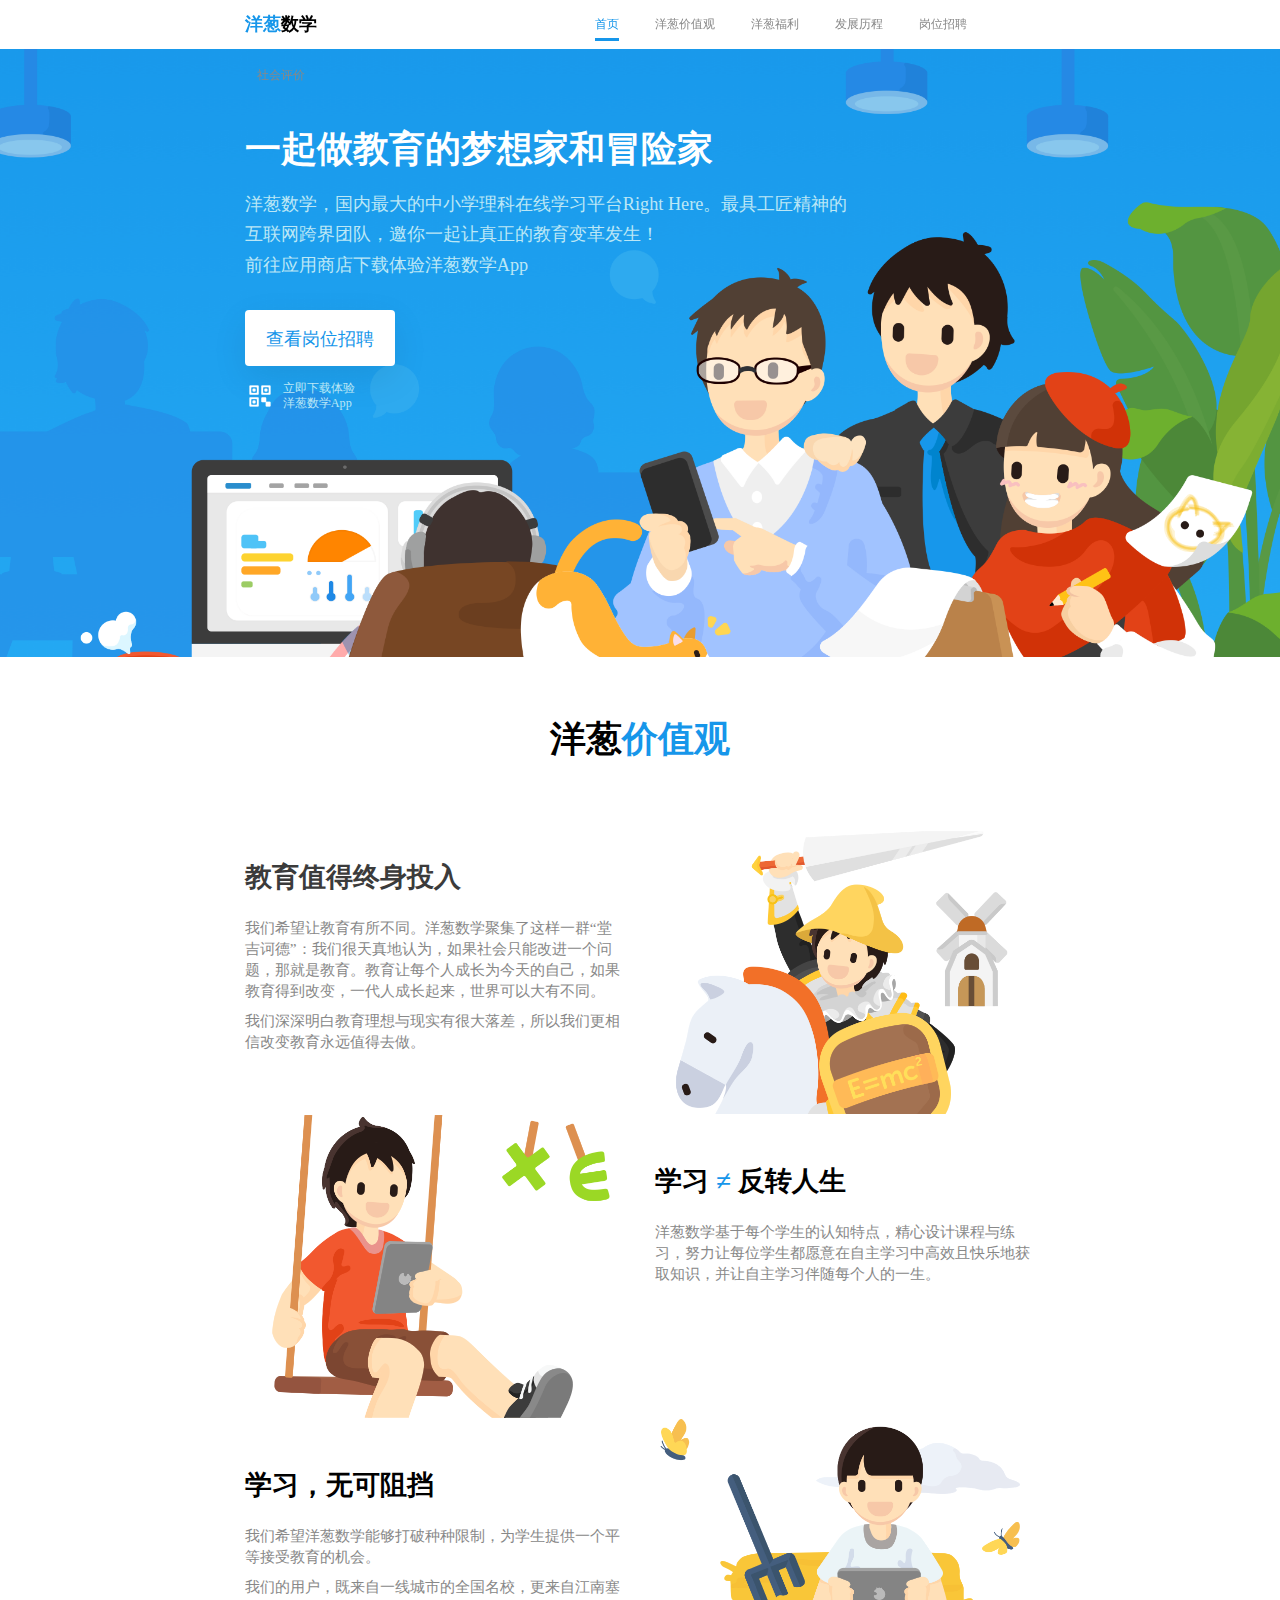
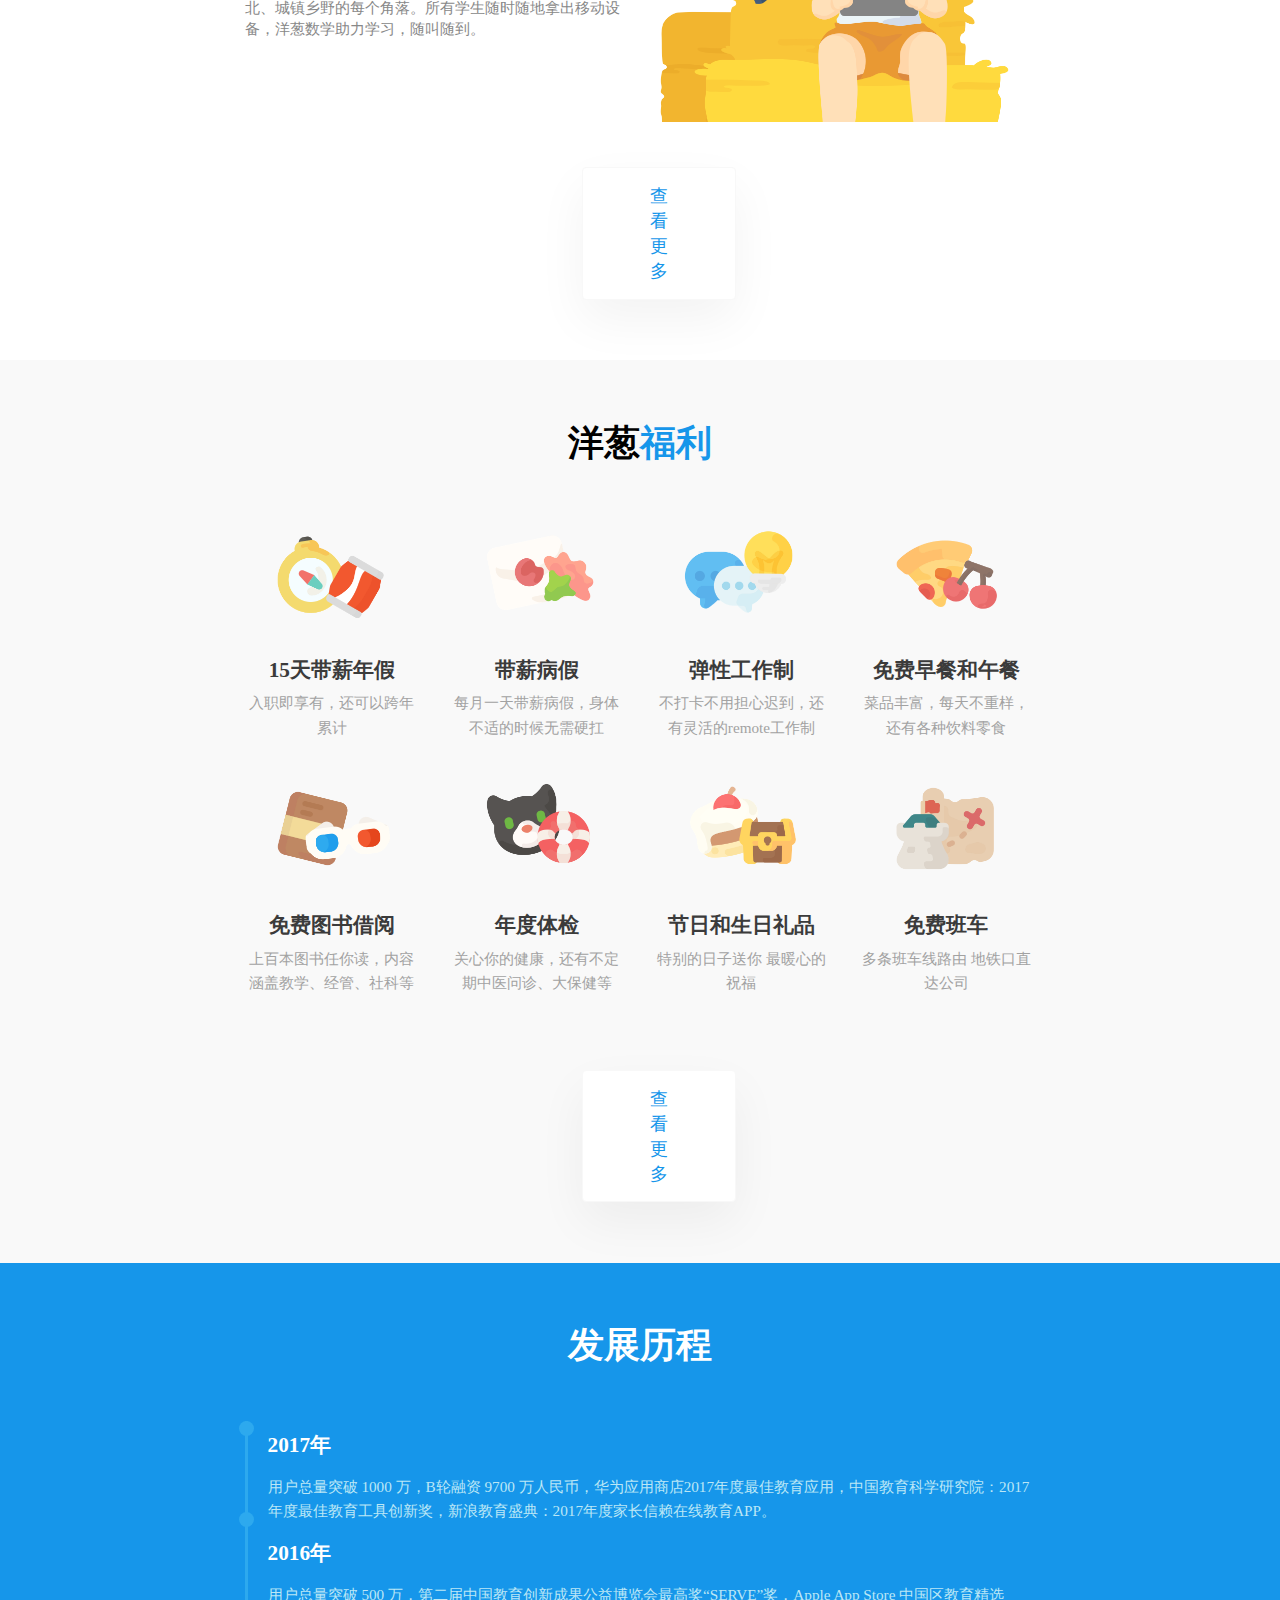
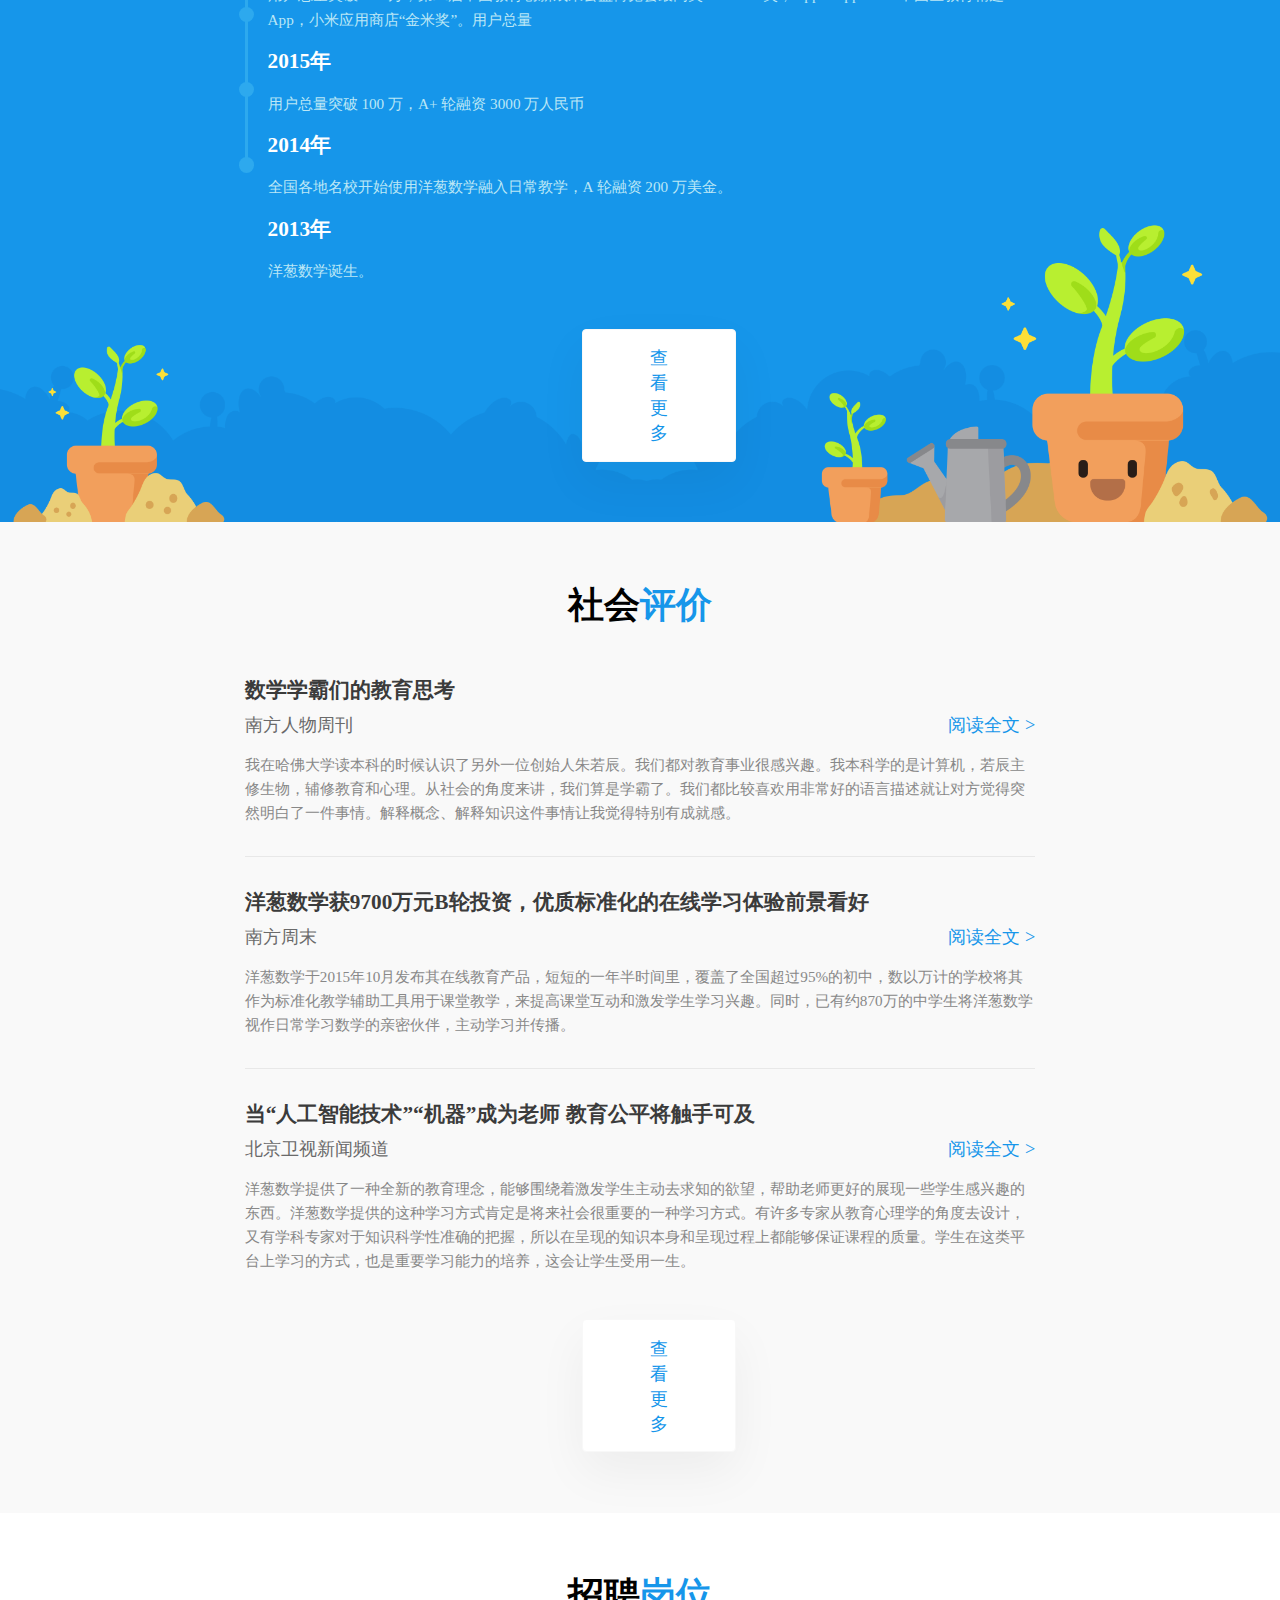
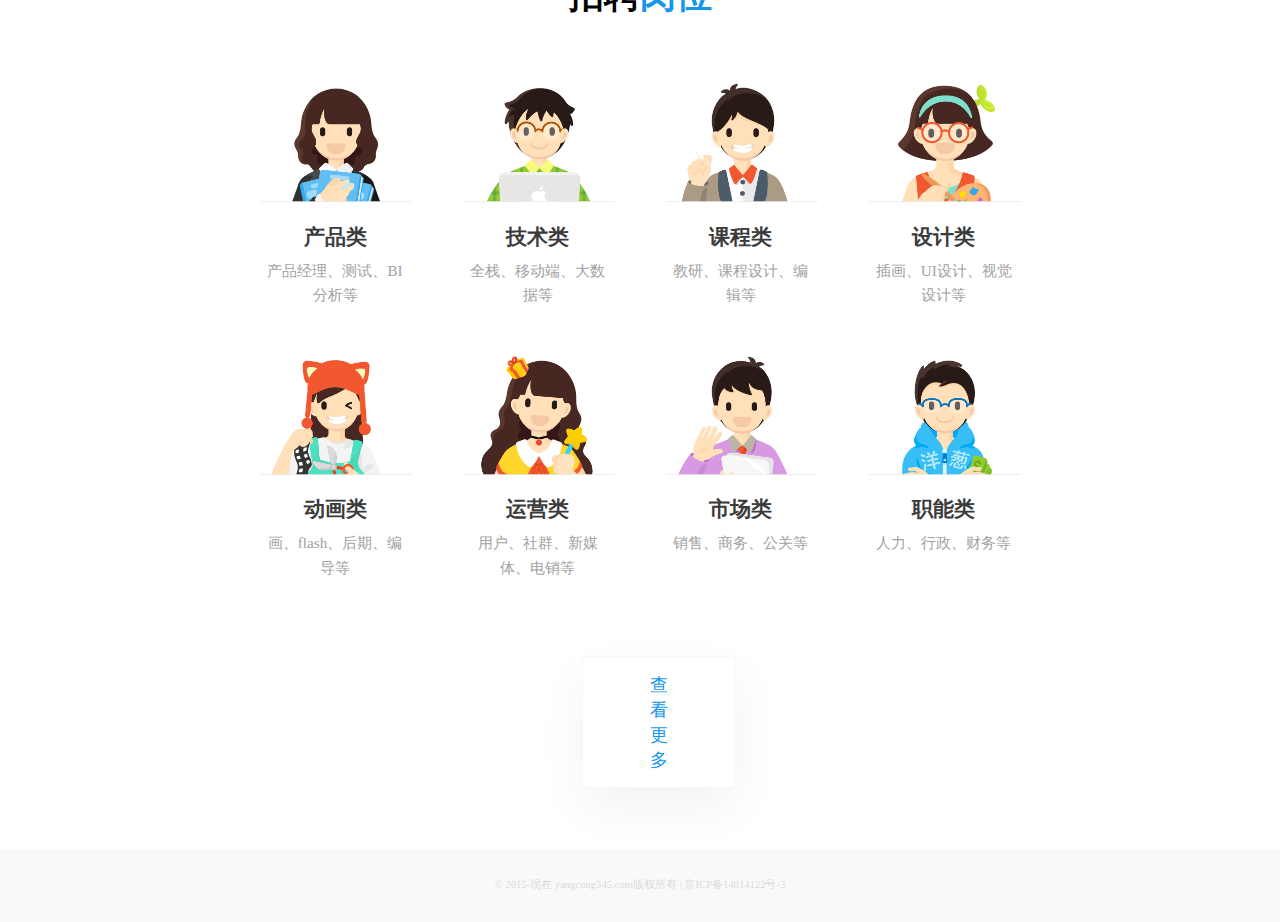
<file: index.html>
<!DOCTYPE html>
<html lang="en">
<head>
    <meta charset="UTF-8">
    <meta name="viewport" content="width=device-width, initial-scale=1.0">
    <meta http-equiv="X-UA-Compatible" content="ie=edge">
    <title>洋葱数学</title>
    <link rel="stylesheet" href="css/common.css">
    <!-- <link rel="stylesheet" href="css/base.css"> -->
    <link rel="stylesheet" media="screen and (min-width:750px)"  href="css/base.css">
    <link rel="stylesheet" media="screen and (max-width:750px)"  href="css/base-mobile.css">
    <script src="js/jquery-3.3.1.min.js"></script>
    <script src="js/index.js"></script>
</head>
<body>
    <header class="header">
       <div class="header-title">
            <div class="logo">
                <h2><span class="blue-5">洋葱</span>数学</h2>
            </div>
            <nav class="nav">
                <p class="btn-mobile">图片</p>
                <ul class="navLists">
                    <li><a class="tab active" href="index.html">首页</a></li>
                    <li><a class="tab" href="onion-values.html">洋葱价值观</a></li>
                    <li><a class="tab" href="onion-welfare.html">洋葱福利</a></li>
                    <li><a class="tab" href="onion-dev.html">发展历程</a></li>
                    <li><a class="tab" href="onion-jobs.html">岗位招聘</a></li>
                    <li><a class="tab" href="onion-evaluation.html">社会评价</a></li>
                </ul>
            </nav>
       </div>
    </header>
    <main class="main">
        <!-- banner -->
        <div class="home-banner">
            <div class="comment">
                <h2>一起做教育的梦想家和冒险家</h2>
                <p>洋葱数学，国内最大的中小学理科在线学习平台Right Here。最具工匠精神的互联网跨界团队，邀你一起让真正的教育变革发生！</p>
                <p class="download-txt">前往应用商店下载体验洋葱数学App</p>
                <button class="blue-5 btn-jobs">查看岗位招聘</button>
                <div class="download">
                    <img class="small-download" src="images/home_banner_ic_code@3x.png" alt="">
                    <div style="float: left">
                            <i>立即下载体验</i><br>
                            <i>洋葱数学App</i>
                    </div>
                    <div class="show-download">
                        <p class="triangle"></p>
                        <div class="code-fixed">
                            <img src="images/home_download_app_code@3x.png" alt="">
                        </div>
                    </div>
                </div>
            </div>
        </div>
        <!-- values -->
        <div class="comment">
            <!-- onion values -->
            <div class="onion-value">
                <h1 class="h1">洋葱<span class="blue-5">价值观</span></h1>
                <div class="comment-article">
                    <aside>
                        <h2 class="gray-7">教育值得终身投入</h2>
                        <p class="gray-5">我们希望让教育有所不同。洋葱数学聚集了这样一群“堂吉诃德”：我们很天真地认为，如果社会只能改进一个问题，那就是教育。教育让每个人成长为今天的自己，如果教育得到改变，一代人成长起来，世界可以大有不同。
                        </p><br />
                        <p class="gray-5">我们深深明白教育理想与现实有很大落差，所以我们更相信改变教育永远值得去做。</p>
                    </aside>
                    <aside class="img">
                        <img src="images/values_illus1@3x.png" alt="">
                    </aside>
                </div>
                <!-- PC -->
                <div class="comment-article comment-PC">
                    <aside class="img" style="padding-left:0;width: 48em">
                        <img src="images/values_illus2@3x.png" alt="">
                    </aside>
                    <aside style="padding-left:4em;">
                        <h2>学习 <span class="blue-5">&ne;</span> 反转人生</h2>
                        <p class="gray-5">洋葱数学基于每个学生的认知特点，精心设计课程与练习，努力让每位学生都愿意在自主学习中高效且快乐地获取知识，并让自主学习伴随每个人的一生。</p><br />
                    </aside>
                </div>
                <!-- mobile -->
                <div class="comment-article comment-mobile">
                    <aside style="padding-left:4em;">
                        <h2>学习 <span class="blue-5">&ne;</span> 反转人生</h2>
                        <p class="gray-5">洋葱数学基于每个学生的认知特点，精心设计课程与练习，努力让每位学生都愿意在自主学习中高效且快乐地获取知识，并让自主学习伴随每个人的一生。</p><br />
                    </aside>
                    <aside class="img">
                        <img src="images/values_illus2@3x.png" alt="">
                    </aside>
                </div>
                <!-- ! -->
                <div class="comment-article">
                    <aside>
                        <h2>学习，无可阻挡</h2>
                        <p class="gray-5">我们希望洋葱数学能够打破种种限制，为学生提供一个平等接受教育的机会。</p><br />
                        <p class="gray-5">我们的用户，既来自一线城市的全国名校，更来自江南塞北、城镇乡野的每个角落。所有学生随时随地拿出移动设备，洋葱数学助力学习，随叫随到。</p>
                    </aside>
                    <aside class="img">
                        <img src="images/values_illus3@3x.png" alt="">
                    </aside>
                </div>
                <button class="btn-more blue-5 btn-value">查看更多</button>
            </div>
        </div>
        <!-- welfare -->
        <div class="welfare">
            <div class="comment">
                <!-- onion welfare -->
                <div class="onion-value">
                    <h1 class="h1">洋葱<span class="blue-5">福利</span></h1>
                    <div class="comment-article">
                        <figure>
                            <img src="images/welfare_basis1_illus@3x.png" alt="">
                            <h3 class="gray-7">15天带薪年假</h3>
                            <p class="gray-4">入职即享有，还可以跨年累计</p>
                        </figure>
                    </div>
                    <div class="comment-article">
                        <figure>
                            <img src="images/welfare_basis2_illus@3x.png" alt="">
                            <h3 class="gray-7">带薪病假</h3>
                            <p class="gray-4">每月一天带薪病假，身体不适的时候无需硬扛</p>
                        </figure>
                    </div>
                    <div class="comment-article">
                        <figure>
                            <img src="images/welfare_basis3_illus@3x.png" alt="">
                            <h3 class="gray-7">弹性工作制</h3>
                            <p class="gray-4">不打卡不用担心迟到，还有灵活的remote工作制</p>
                        </figure>
                    </div>
                    <div class="comment-article margin-no">
                        <figure>
                            <img src="images/welfare_basis4_illus@3x.png" alt="">
                            <h3 class="gray-7">免费早餐和午餐</h3>
                            <p class="gray-4">菜品丰富，每天不重样，还有各种饮料零食</p>
                        </figure>
                    </div>
                    <!-- bottom -->
                    <div class="comment-article">
                        <figure>
                            <img src="images/welfare_basis5_illus@3x.png" alt="">
                            <h3 class="gray-7">免费图书借阅</h3>
                            <p class="gray-4">上百本图书任你读，内容涵盖教学、经管、社科等</p>
                        </figure>
                    </div>
                    <div class="comment-article">
                        <figure>
                            <img src="images/welfare_basis6_illus@3x.png" alt="">
                            <h3 class="gray-7">年度体检</h3>
                            <p class="gray-4">关心你的健康，还有不定期中医问诊、大保健等</p>
                        </figure>
                    </div>
                    <div class="comment-article">
                        <figure>
                            <img src="images/welfare_basis7_illus@3x.png" alt="">
                            <h3 class="gray-7">节日和生日礼品</h3>
                            <p class="gray-4">特别的日子送你 最暖心的祝福</p>
                        </figure>
                    </div>
                    <div class="comment-article margin-no">
                        <figure>
                            <img src="images/welfare_basis8_illus@3x.png" alt="">
                            <h3 class="gray-7">免费班车</h3>
                            <p class="gray-4">多条班车线路由 地铁口直达公司</p>
                        </figure>
                    </div>
                    <button class="btn-more blue-5 btn-welfare">查看更多</button>
                </div>
            </div>
        </div>
        <!-- develop -->
        <div class="develop">
            <div class="comment">
                <!-- onion values -->
                <div class="onion-value">
                    <h1 class="h1">发展历程</h1>
                    <div class="comment-article">
                        <h3>2017年</h3>
                        <p class="blue-2">用户总量突破 1000 万，B轮融资 9700 万人民币，华为应用商店2017年度最佳教育应用，中国教育科学研究院：2017年度最佳教育工具创新奖，新浪教育盛典：2017年度家长信赖在线教育APP。</p>
                    </div>
                    <div class="comment-article">
                        <h3>2016年</h3>
                        <p class="blue-2">用户总量突破 500 万，第二届中国教育创新成果公益博览会最高奖“SERVE”奖，Apple App Store 中国区教育精选 App，小米应用商店“金米奖”。用户总量</p>
                    </div>
                    <div class="comment-article">
                        <h3>2015年</h3>
                        <p class="blue-2">用户总量突破 100 万，A+ 轮融资 3000 万人民币</p>
                    </div>
                    <div class="comment-article">
                        <h3>2014年</h3>
                        <p class="blue-2">全国各地名校开始使用洋葱数学融入日常教学，A 轮融资 200 万美金。</p>
                    </div>
                    <div class="comment-article">
                        <h3>2013年</h3>
                        <p class="blue-2">洋葱数学诞生。</p>
                    </div>
                    <ul class="radius-icon">
                        <li></li>
                        <li></li>
                        <li></li>
                        <li></li>
                        <li></li>
                    </ul>
                    <button class="btn-more blue-5 btn-develop">查看更多</button>
                </div>
            </div>
        </div>
        <!-- evaluation -->
        <div class="evaluation">
            <div class="comment">
                <div class="onion-value">
                    <h1 class="h1">社会<span class="blue-5">评价</span></h1>
                    <div class="comment-article">
                       <h3 class="title">数学学霸们的教育思考</h3>
                       <p class="info">南方人物周刊<a class="read-more blue-5" href="">阅读全文 &gt;</a></p>
                       <p class="desc">我在哈佛大学读本科的时候认识了另外一位创始人朱若辰。我们都对教育事业很感兴趣。我本科学的是计算机，若辰主修生物，辅修教育和心理。从社会的角度来讲，我们算是学霸了。我们都比较喜欢用非常好的语言描述就让对方觉得突然明白了一件事情。解释概念、解释知识这件事情让我觉得特别有成就感。</p>
                    </div>
                    <p style="width: 100%;height: 1px;background: #e8e8e8;margin: 4em 0;"></p>
                    <div class="comment-article">
                        <h3 class="title">洋葱数学获9700万元B轮投资，优质标准化的在线学习体验前景看好</h3>
                        <p class="info">南方周末<a class="read-more blue-5" href="">阅读全文 &gt;</a></p>
                        <p class="desc">洋葱数学于2015年10月发布其在线教育产品，短短的一年半时间里，覆盖了全国超过95%的初中，数以万计的学校将其作为标准化教学辅助工具用于课堂教学，来提高课堂互动和激发学生学习兴趣。同时，已有约870万的中学生将洋葱数学视作日常学习数学的亲密伙伴，主动学习并传播。</p>
                    </div>
                    <p style="width: 100%;height: 1px;background: #e8e8e8;margin: 4em 0;"></p>
                    <div class="comment-article">
                        <h3 class="title">当“人工智能技术”“机器”成为老师 教育公平将触手可及</h3>
                        <p class="info">北京卫视新闻频道<a class="read-more blue-5" href="">阅读全文 &gt;</a></p>
                        <p class="desc">洋葱数学提供了一种全新的教育理念，能够围绕着激发学生主动去求知的欲望，帮助老师更好的展现一些学生感兴趣的东西。洋葱数学提供的这种学习方式肯定是将来社会很重要的一种学习方式。有许多专家从教育心理学的角度去设计，又有学科专家对于知识科学性准确的把握，所以在呈现的知识本身和呈现过程上都能够保证课程的质量。学生在这类平台上学习的方式，也是重要学习能力的培养，这会让学生受用一生。</p>
                    </div>
                    <button class="btn-more blue-5 btn-eval">查看更多</button>
                </div>
            </div>
        </div>
        <!-- jobs -->
        <div class="jobs">
            <div class="comment">
                <div class="onion-value">
                    <h1 class="h1">招聘<span class="blue-5">岗位</span></h1>
                    <figure>
                        <img src="images/home_job_illus_product@3x.png" alt="">
                        <h3>产品类</h3>
                        <p>产品经理、测试、BI分析等</p>
                    </figure>
                    <figure>
                        <img src="images/home_job_illus_programmer@3x.png" alt="">
                        <h3>技术类</h3>
                        <p>全栈、移动端、大数据等</p>
                    </figure>
                    <figure>
                        <img src="images/home_job_illus_teacher@3x.png" alt="">
                        <h3>课程类</h3>
                        <p>教研、课程设计、编辑等</p>
                    </figure>
                    <figure style="margin-right: 0">
                        <img src="images/home_job_illus_designer@3x.png" alt="">
                        <h3>设计类</h3>
                        <p>插画、UI设计、视觉设计等</p>
                    </figure>
                    <!-- bottom -->
                    <figure>
                        <img src="images/home_job_illus_animators@3x.png" alt="">
                        <h3>动画类</h3>
                        <p>画、flash、后期、编导等</p>
                    </figure>
                    <figure>
                        <img src="images/home_job_illus_operations@3x.png" alt="">
                        <h3>运营类</h3>
                        <p>用户、社群、新媒体、电销等</p>
                    </figure>
                    <figure>
                        <img src="images/home_job_illus_market@3x.png" alt="">
                        <h3>市场类</h3>
                        <p>销售、商务、公关等<span class="invisible">等</span></p>
                    </figure>
                    <figure style="margin-right: 0">
                        <img src="images/home_job_illus_function@3x.png" alt="">
                        <h3>职能类</h3>
                        <p>人力、行政、财务等<span class="invisible">等</span></p>
                    </figure>
                    <button class="btn-more blue-5 btn-jobs">查看更多</button>
                </div>
            </div>
        </div>
    </main>
    <footer></footer>
</body>
</html>
</file>
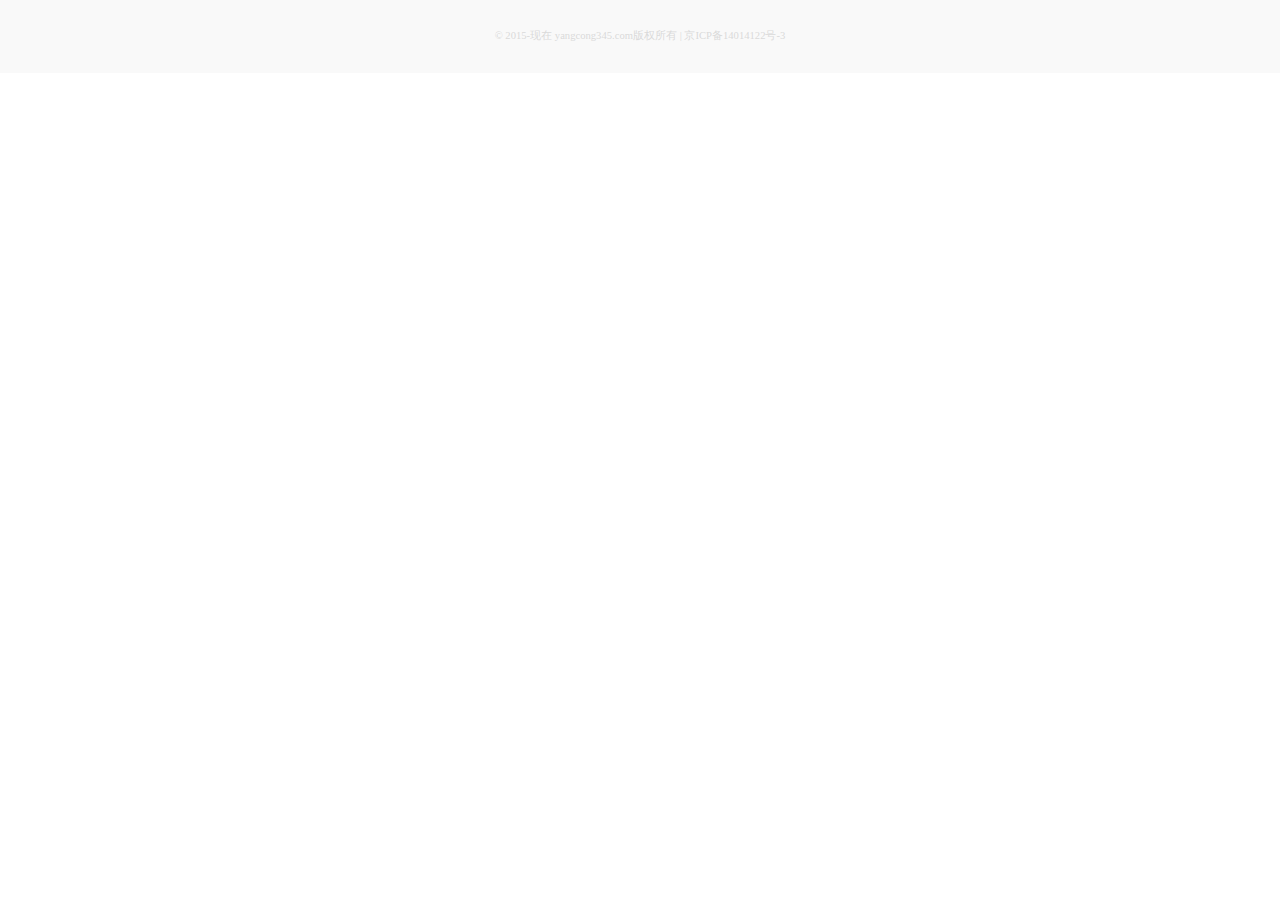
<file: footer.html>
<!DOCTYPE html>
<html lang="en">
<head>
    <meta charset="UTF-8">
    <meta name="viewport" content="width=device-width, initial-scale=1.0">
    <meta http-equiv="X-UA-Compatible" content="ie=edge">
    <link rel="stylesheet" href="css/common.css">
    <!-- <link rel="stylesheet" href="css/base.css"> -->
    <link rel="stylesheet" media="(min-width:750px)"  href="css/base.css">
    <link rel="stylesheet" media="(max-width:750px)"  href="css/base-mobile.css">
    <title>洋葱数学</title>
</head>
<body>
    <footer>
        <p>© 2015-现在 yangcong345.com版权所有 | 京ICP备14014122号-3</p>
    </footer>
</body>
</html>
</file>
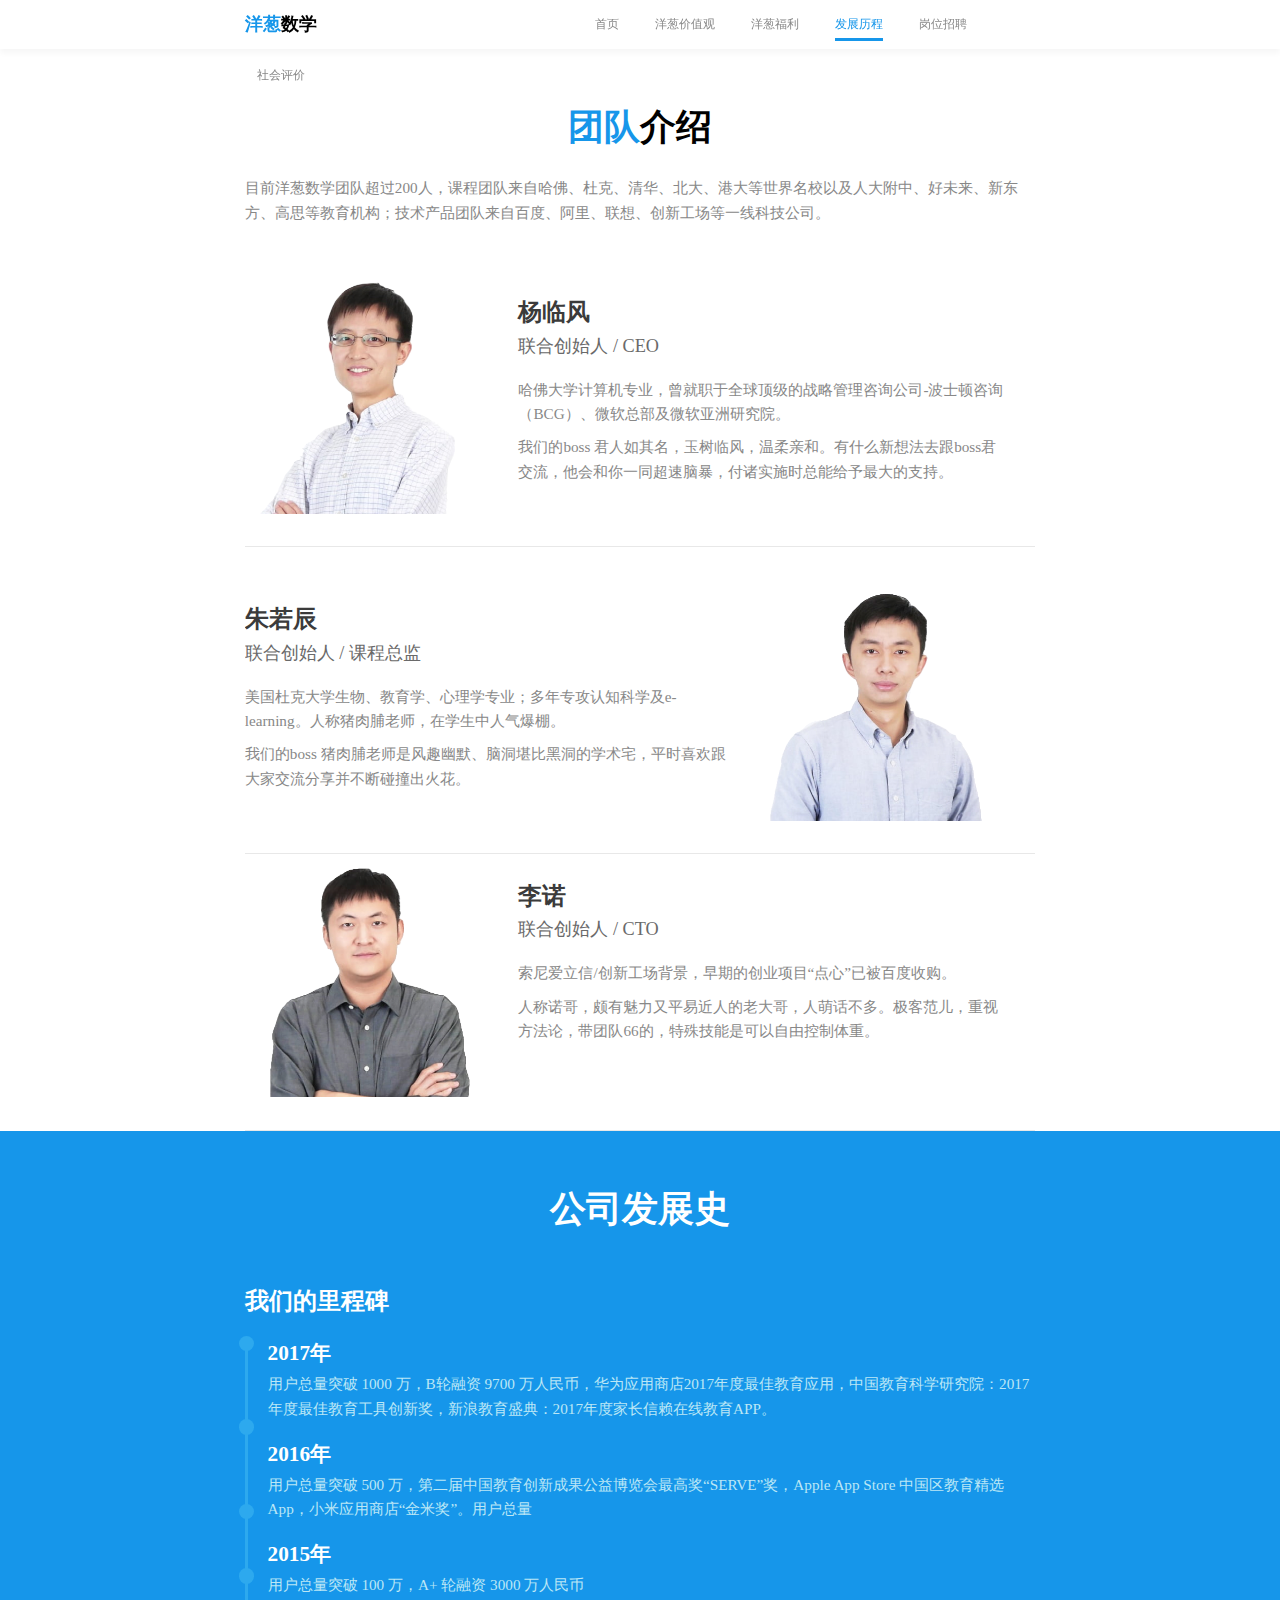
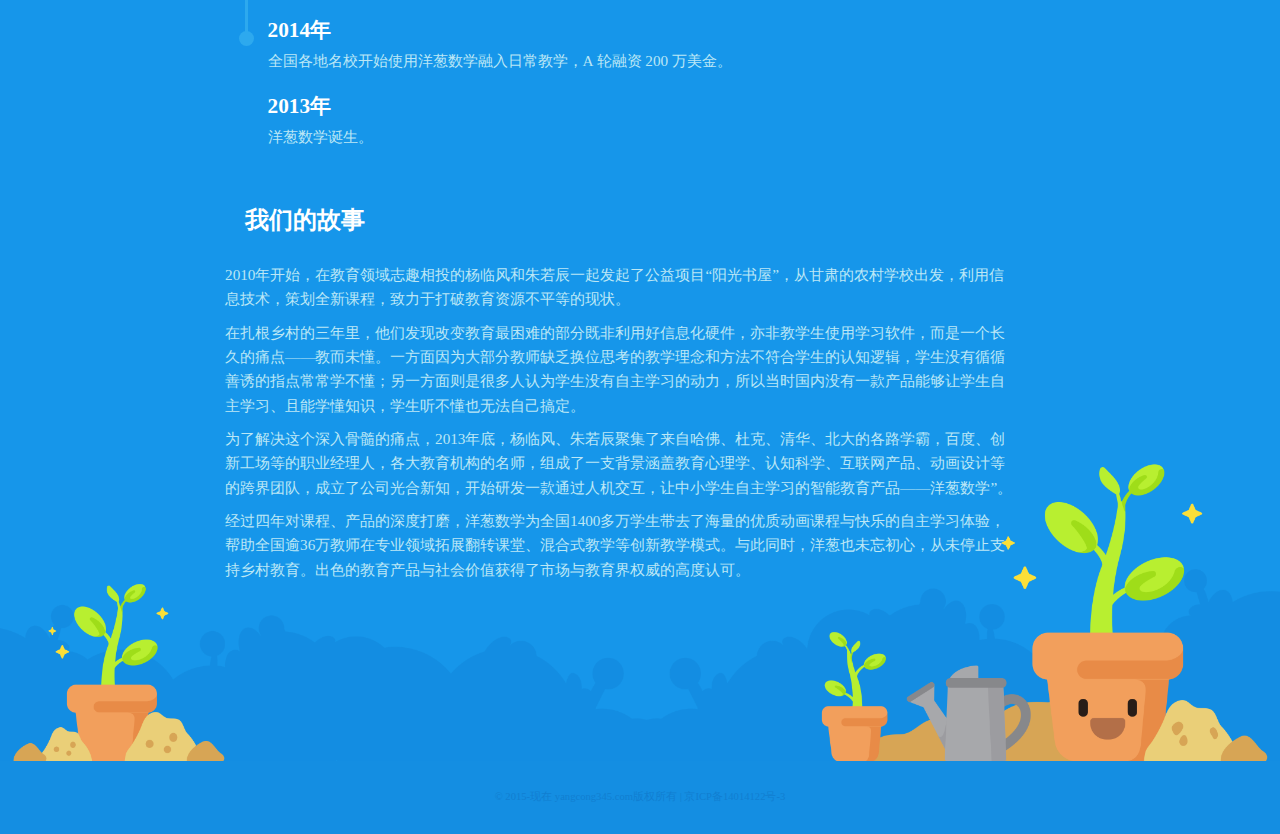
<file: onion-dev.html>
<!DOCTYPE html>
<html lang="en">
<head>
    <meta charset="UTF-8">
    <meta name="viewport" content="width=device-width, initial-scale=1.0">
    <meta http-equiv="X-UA-Compatible" content="ie=edge">
    <title>洋葱数学</title>
    <link rel="stylesheet" href="css/common.css">
    <!-- <link rel="stylesheet" href="css/base.css"> -->
    <link rel="stylesheet" media="screen and (min-width:750px)"  href="css/base.css">
    <link rel="stylesheet" media="screen and (max-width:750px)"  href="css/base-mobile.css">
    <script src="js/jquery-3.3.1.min.js"></script>
    <script src="js/index.js"></script>
</head>
<body>
    <header class="header" style="box-shadow: 0 4px 6px 0 rgba(0,0,0,0.04)">
        <div class="header-title">
            <div class="logo">
                <h2><span class="blue-5">洋葱</span>数学</h2>
            </div>
            <nav class="nav">
                <p class="btn-mobile">图片</p>
                <ul class="navLists">
                    <li><a class="tab" href="index.html">首页</a></li>
                    <li><a class="tab" href="onion-values.html">洋葱价值观</a></li>
                    <li><a class="tab" href="onion-welfare.html">洋葱福利</a></li>
                    <li><a class="tab active" href="onion-dev.html">发展历程</a></li>
                    <li><a class="tab" href="onion-jobs.html">岗位招聘</a></li>
                    <li><a class="tab" href="onion-evaluation.html">社会评价</a></li>
                </ul>
            </nav>
        </div>
    </header>
    <main class="main">
        <div class="dev-page">
            <div class="d-p-top">
                <h2><span class="blue-5">团队</span>介绍</h2>
                <p class="tip">目前洋葱数学团队超过200人，课程团队来自哈佛、杜克、清华、北大、港大等世界名校以及人大附中、好未来、新东方、高思等教育机构；技术产品团队来自百度、阿里、联想、创新工场等一线科技公司。</p>
                <div class="dev-boss-desc">
                    <aside class="aside-img">
                        <img src="images/development_course_team_ylf@3x.png" alt="">
                    </aside>
                    <aside class="aside-txt">
                        <div class="aside-txt-boss">
                            <h3 class="boss-title">杨临风</h3>
                            <p class="boss-info">联合创始人 / CEO </p>
                        </div>
                        <p class="boss-desc">哈佛大学计算机专业，曾就职于全球顶级的战略管理咨询公司-波士顿咨询（BCG）、微软总部及微软亚洲研究院。</p><br />
                        <p class="boss-desc">我们的boss 君人如其名，玉树临风，温柔亲和。有什么新想法去跟boss君交流，他会和你一同超速脑暴，付诸实施时总能给予最大的支持。</p>
                    </aside>
                </div>
                <!-- PC -->
                <div class="dev-boss-desc comment-PC">
                    <aside class="aside-txt">
                        <div class="aside-txt-boss">
                            <h3 class="boss-title">朱若辰</h3>
                            <p class="boss-info">联合创始人 / 课程总监 </p>
                        </div>
                        <p class="boss-desc">美国杜克大学生物、教育学、心理学专业；多年专攻认知科学及e-learning。人称猪肉脯老师，在学生中人气爆棚。</p><br />
                        <p class="boss-desc">我们的boss 猪肉脯老师是风趣幽默、脑洞堪比黑洞的学术宅，平时喜欢跟大家交流分享并不断碰撞出火花。</p>
                    </aside>
                    <aside class="aside-img">
                        <img src="images/development_course_team_zrc@3x.png" alt="">
                    </aside>
                </div>
                <!-- mobile -->
                <div class="dev-boss-desc comment-mobile">
                    <aside class="aside-img">
                        <img src="images/development_course_team_zrc@3x.png" alt="">
                    </aside>
                    <aside class="aside-txt">
                        <div class="aside-txt-boss">
                            <h3 class="boss-title">朱若辰</h3>
                            <p class="boss-info">联合创始人 / 课程总监 </p>
                        </div>
                        <p class="boss-desc">美国杜克大学生物、教育学、心理学专业；多年专攻认知科学及e-learning。人称猪肉脯老师，在学生中人气爆棚。</p><br />
                        <p class="boss-desc">我们的boss 猪肉脯老师是风趣幽默、脑洞堪比黑洞的学术宅，平时喜欢跟大家交流分享并不断碰撞出火花。</p>
                    </aside>
                </div>
                <div class="dev-boss-desc">
                    <aside class="aside-img">
                        <img src="images/development_course_team_ln@3x.png" alt="">
                    </aside>
                    <aside class="aside-txt">
                        <div class="aside-txt-boss">
                            <h3 class="boss-title">李诺</h3>
                            <p class="boss-info">联合创始人 / CTO </p>
                        </div>
                        <p class="boss-desc">索尼爱立信/创新工场背景，早期的创业项目“点心”已被百度收购。</p><br />
                        <p class="boss-desc">人称诺哥，颇有魅力又平易近人的老大哥，人萌话不多。极客范儿，重视方法论，带团队66的，特殊技能是可以自由控制体重。</p>
                    </aside>
                </div>
            </div>
            <div class="d-p-bottom">
                <h1 class="h1">公司发展史</h1>
                <div class="d-p-b-miles">
                    <h2>我们的里程碑</h2>
                    <div class="d-miles-comment">
                        <h3>2017年</h3>
                        <p class="blue-2">用户总量突破 1000 万，B轮融资 9700 万人民币，华为应用商店2017年度最佳教育应用，中国教育科学研究院：2017年度最佳教育工具创新奖，新浪教育盛典：2017年度家长信赖在线教育APP。</p>
                    </div>
                    <div class="d-miles-comment">
                        <h3>2016年</h3>
                        <p class="blue-2">用户总量突破 500 万，第二届中国教育创新成果公益博览会最高奖“SERVE”奖，Apple App Store 中国区教育精选 App，小米应用商店“金米奖”。用户总量</p>
                    </div>
                    <div class="d-miles-comment">
                        <h3>2015年</h3>
                        <p class="blue-2">用户总量突破 100 万，A+ 轮融资 3000 万人民币</p>
                    </div>
                    <div class="d-miles-comment">
                        <h3>2014年</h3>
                        <p class="blue-2">全国各地名校开始使用洋葱数学融入日常教学，A 轮融资 200 万美金。</p>
                    </div>
                    <div class="d-miles-comment">
                        <h3>2013年</h3>
                        <p class="blue-2">洋葱数学诞生。</p>
                    </div>
                    <ul class="d-miles-radius-icon">
                        <li></li>
                        <li></li>
                        <li></li>
                        <li></li>
                        <li></li>
                    </ul>
                </div>
                <div class="d-p-b-story">
                    <h2>我们的故事</h2>
                    <p>2010年开始，在教育领域志趣相投的杨临风和朱若辰一起发起了公益项目“阳光书屋”，从甘肃的农村学校出发，利用信息技术，策划全新课程，致力于打破教育资源不平等的现状。</p><br />
                    <p>在扎根乡村的三年里，他们发现改变教育最困难的部分既非利用好信息化硬件，亦非教学生使用学习软件，而是一个长久的痛点——教而未懂。一方面因为大部分教师缺乏换位思考的教学理念和方法不符合学生的认知逻辑，学生没有循循善诱的指点常常学不懂；另一方面则是很多人认为学生没有自主学习的动力，所以当时国内没有一款产品能够让学生自主学习、且能学懂知识，学生听不懂也无法自己搞定。</p><br />
                    <p>为了解决这个深入骨髓的痛点，2013年底，杨临风、朱若辰聚集了来自哈佛、杜克、清华、北大的各路学霸，百度、创新工场等的职业经理人，各大教育机构的名师，组成了一支背景涵盖教育心理学、认知科学、互联网产品、动画设计等的跨界团队，成立了公司光合新知，开始研发一款通过人机交互，让中小学生自主学习的智能教育产品——洋葱数学”。</p><br />
                    <p>经过四年对课程、产品的深度打磨，洋葱数学为全国1400多万学生带去了海量的优质动画课程与快乐的自主学习体验，帮助全国逾36万教师在专业领域拓展翻转课堂、混合式教学等创新教学模式。与此同时，洋葱也未忘初心，从未停止支持乡村教育。出色的教育产品与社会价值获得了市场与教育界权威的高度认可。</p>
                </div>
            </div>
        </div>
    </main>
    <div class="footer">
        <p>© 2015-现在 yangcong345.com版权所有 | 京ICP备14014122号-3</p>
    </div>
</body>
</html>
</file>
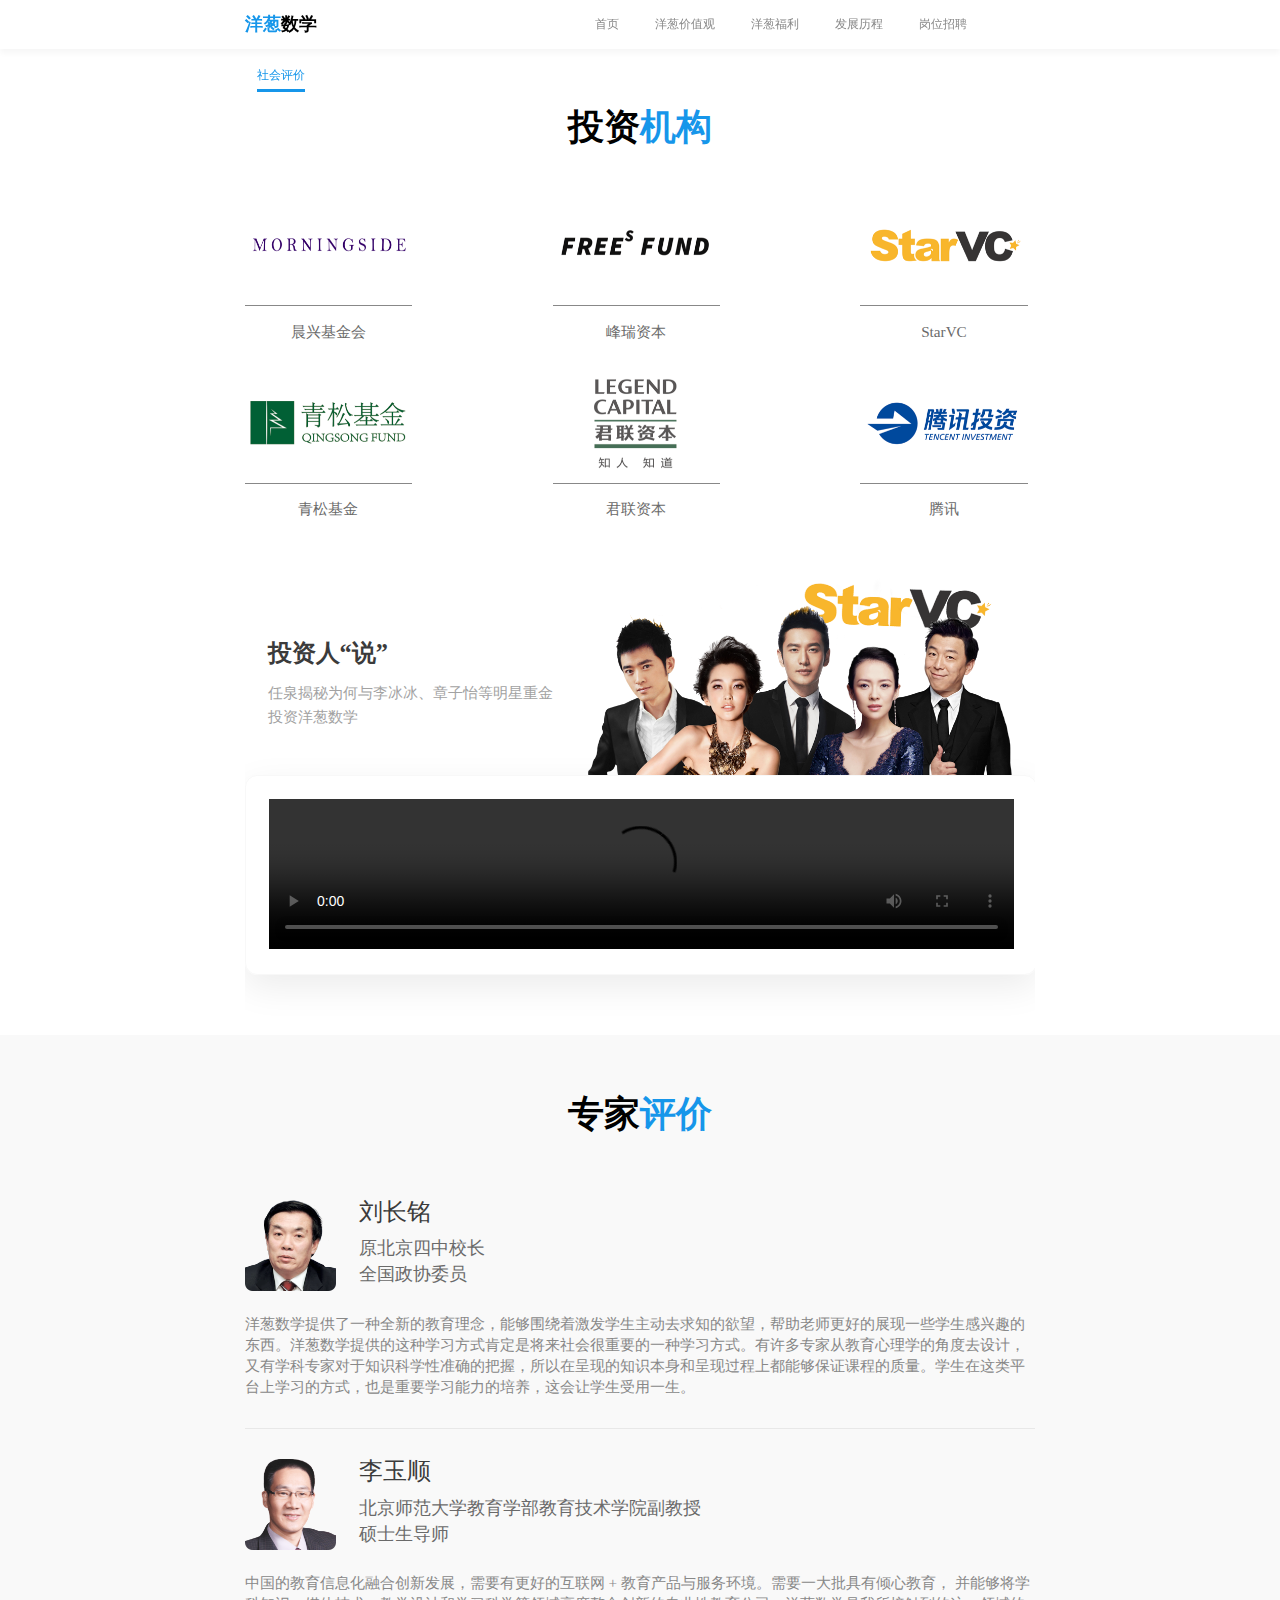
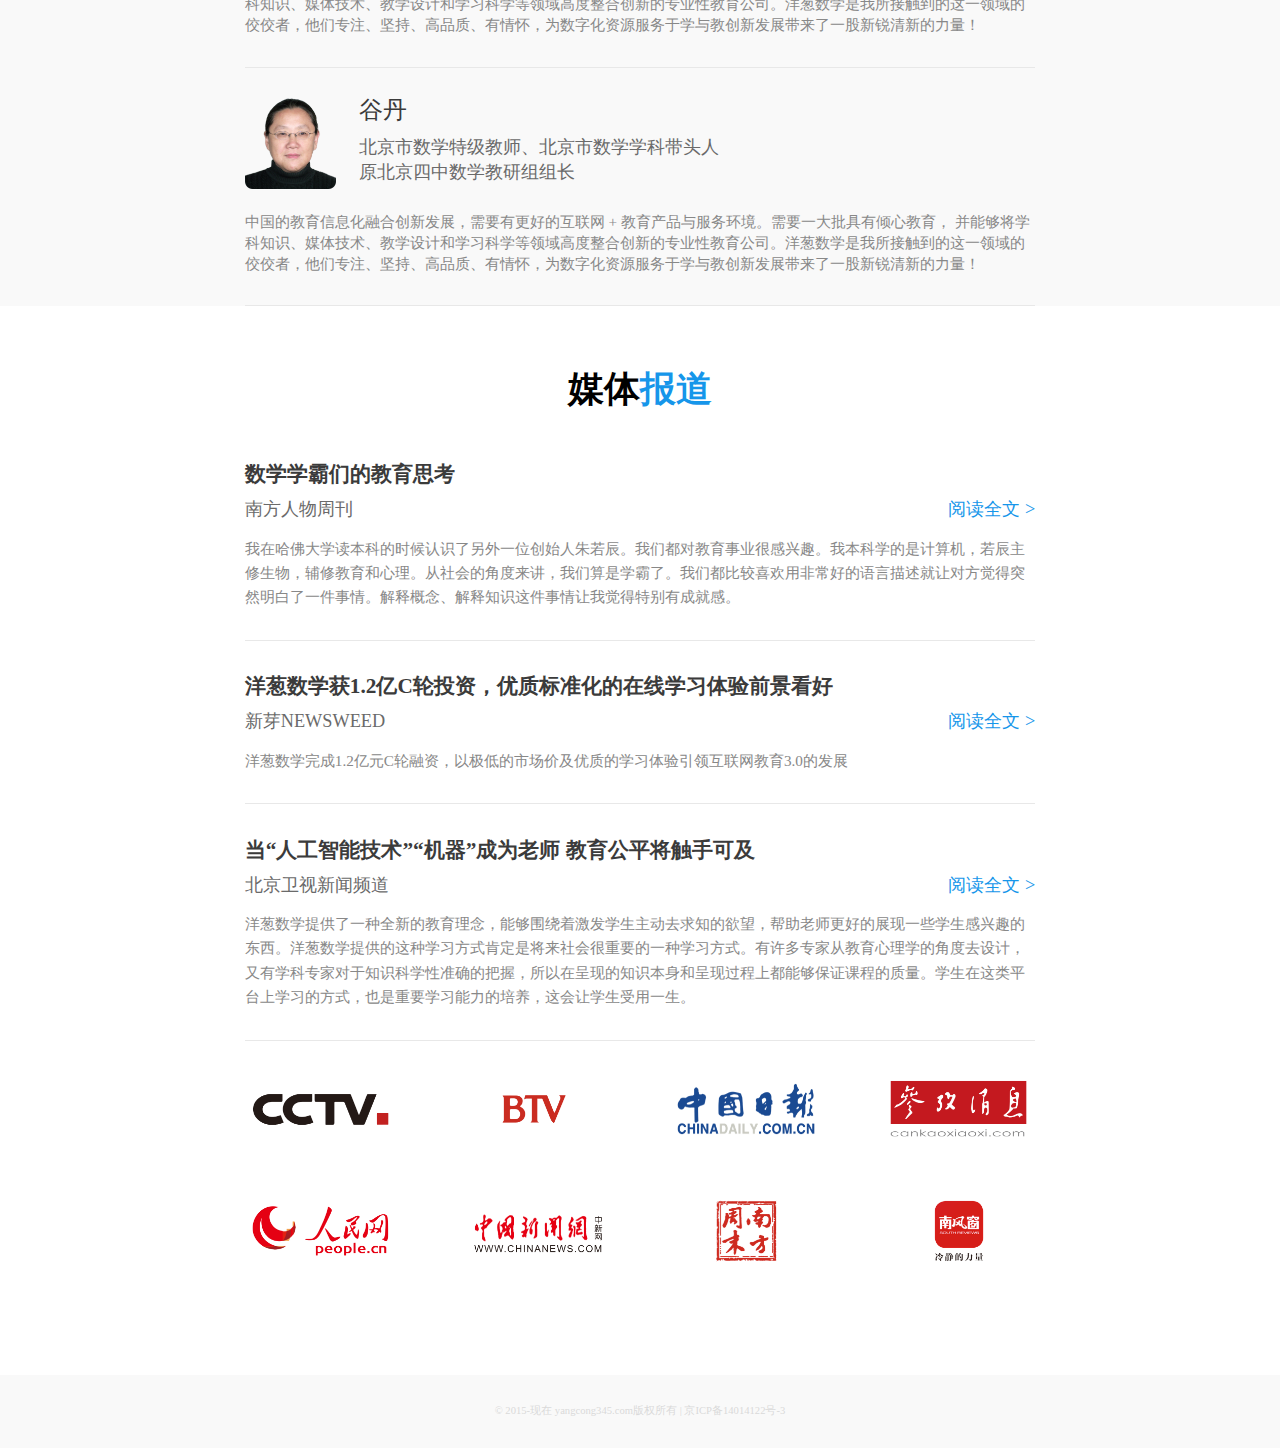
<file: onion-evaluation.html>
<!DOCTYPE html>
<html lang="en">
<head>
    <meta charset="UTF-8">
    <meta name="viewport" content="width=device-width, initial-scale=1.0">
    <meta http-equiv="X-UA-Compatible" content="ie=edge">
    <title>洋葱数学</title>
    <link rel="stylesheet" href="css/common.css">
    <!-- <link rel="stylesheet" href="css/base.css"> -->
    <link rel="stylesheet" media="screen and (min-width:750px)"  href="css/base.css">
    <link rel="stylesheet" media="screen and (max-width:750px)"  href="css/base-mobile.css">
    <script src="js/jquery-3.3.1.min.js"></script>
    <script src="js/index.js"></script>
</head>
<body>
    <header class="header" style="box-shadow: 0 4px 6px 0 rgba(0,0,0,0.04)">
        <div class="header-title">
            <div class="logo">
                <h2><span class="blue-5">洋葱</span>数学</h2>
            </div>
            <nav class="nav">
                <p class="btn-mobile">图片</p>
                <ul class="navLists">
                    <li><a class="tab" href="index.html">首页</a></li>
                    <li><a class="tab" href="onion-values.html">洋葱价值观</a></li>
                    <li><a class="tab" href="onion-welfare.html">洋葱福利</a></li>
                    <li><a class="tab" href="onion-dev.html">发展历程</a></li>
                    <li><a class="tab" href="onion-jobs.html">岗位招聘</a></li>
                    <li><a class="tab active" href="onion-evaluation.html">社会评价</a></li>
                </ul>
            </nav>
        </div>
    </header>
    <main class="main">
        <div class="eval-page">
            <div class="eval-ins">
                <h2 class="h1">投资<span class="blue-5">机构</span></h2>
                <figure>
                    <img src="images/social_evaluation_investment_logo_cgjjh@3x.png" alt="">
                    <p>晨兴基金会</p>
                </figure>
                <figure class="eval-padding-no">
                    <img src="images/social_evaluation_investment_logo_frzb@3x.png" alt="">
                    <p>峰瑞资本</p>
                </figure>
                <figure class="margin-no">
                    <img src="images/social_evaluation_investment_logo_starvc@3x.png" alt="">
                    <p>StarVC</p>
                </figure>
                <!-- bottom -->
                <figure class="eval-padding-no">
                    <img src="images/social_evaluation_investment_logo_qsjj@3x.png" alt="">
                    <p>青松基金</p>
                </figure>
                <figure>
                    <img src="images/social_evaluation_investment_logo_jlzb@3x.png" alt="">
                    <p>君联资本</p>
                </figure>
                <figure class="margin-no eval-padding-no">
                    <img src="images/social_evaluation_investment_logo_tencent@3x.png" alt="">
                    <p>腾讯</p>
                </figure>
                <div class="eval-start-say">
                    <aside class="eval-start-txt">
                        <h3>投资人“说”</h3>
                        <p>任泉揭秘为何与李冰冰、章子怡等明星重金投资洋葱数学</p>
                    </aside>
                    <aside class="eval-start-img">
                        <img src="images/social_evaluation_investment_photo_starvc@3x.png" alt="">
                    </aside>
                </div>
                <div class="eval-star-video">
                    <video class="eval-video-control"  controls="controls" src="https://fp.yangcong345.com/mobileM_5a94c99027e2c04e2d38176b.mp4"></video>
                </div>
            </div>
            <div class="eval-professor">
                <div class="eval-professor-comment">
                    <h2 class="h1">专家<span class="blue-5">评价</span></h2>
                    <div class="eval-professor-info">
                        <aside>
                            <img src="images/social_evaluation_experts_lcm@3x.png" alt="">
                            <div class="eval-professor-intro">
                                <p class="eval-professor-name">刘长铭</p>
                                <p class="eval-professor-position">原北京四中校长</p>
                                <p class="eval-professor-position">全国政协委员</p>
                            </div>
                        </aside>
                        <aside>
                            <p class="eval-professor-eval">洋葱数学提供了一种全新的教育理念，能够围绕着激发学生主动去求知的欲望，帮助老师更好的展现一些学生感兴趣的东西。洋葱数学提供的这种学习方式肯定是将来社会很重要的一种学习方式。有许多专家从教育心理学的角度去设计，又有学科专家对于知识科学性准确的把握，所以在呈现的知识本身和呈现过程上都能够保证课程的质量。学生在这类平台上学习的方式，也是重要学习能力的培养，这会让学生受用一生。</p>
                        </aside>
                    </div>
                    <div class="eval-professor-info">
                        <aside>
                            <img src="images/social_evaluation_experts_lys@3x.png" alt="">
                            <div class="eval-professor-intro">
                                <p class="eval-professor-name">李玉顺</p>
                                <p class="eval-professor-position">北京师范大学教育学部教育技术学院副教授</p>
                                <p class="eval-professor-position">硕士生导师 </p>
                            </div>
                        </aside>
                        <aside>
                            <p class="eval-professor-eval">中国的教育信息化融合创新发展，需要有更好的互联网 + 教育产品与服务环境。需要一大批具有倾心教育， 并能够将学科知识、媒体技术、教学设计和学习科学等领域高度整合创新的专业性教育公司。洋葱数学是我所接触到的这一领域的佼佼者，他们专注、坚持、高品质、有情怀，为数字化资源服务于学与教创新发展带来了一股新锐清新的力量！</p>
                        </aside>
                    </div>
                    <div class="eval-professor-info">
                        <aside>
                            <img src="images/social_evaluation_experts_gd@3x.png" alt="">
                            <div class="eval-professor-intro">
                                <p class="eval-professor-name">谷丹</p>
                                <p class="eval-professor-position">北京市数学特级教师、北京市数学学科带头人</p>
                                <p class="eval-professor-position">原北京四中数学教研组组长</p>
                            </div>
                        </aside>
                        <aside>
                            <p class="eval-professor-eval">中国的教育信息化融合创新发展，需要有更好的互联网 + 教育产品与服务环境。需要一大批具有倾心教育， 并能够将学科知识、媒体技术、教学设计和学习科学等领域高度整合创新的专业性教育公司。洋葱数学是我所接触到的这一领域的佼佼者，他们专注、坚持、高品质、有情怀，为数字化资源服务于学与教创新发展带来了一股新锐清新的力量！</p>
                        </aside>
                    </div>
                </div>
            </div>
            <div class="eval-media">
                <div class="evaluation">
                    <div class="comment">
                        <div class="onion-value">
                            <h1 class="h1">媒体<span class="blue-5">报道</span></h1>
                            <div class="comment-article">
                                <h3 class="title">数学学霸们的教育思考</h3>
                                <p class="info">南方人物周刊 <a class="read-more blue-5" href="https://mp.weixin.qq.com/s?__biz=MTY0MzI5NDcwMQ==&mid=2651196423&idx=1&sn=6ac70c781ba2d1a12ba32f77487bea9d&chksm=523ff48565487d93ada9f1606c5380a4b0c376943c7b7974656aca1aafa75e920e1d05ead7a1&mpshare=1&scene=1&srcid=0711ViAnS33qVseJW8dHXf4A&key=ddee8adc44d4fbd17e92b2a387accea0d82a52f6eeeb764eed763d402c1959a9af6884d8cc7fa725d0218486a4adb920c17e301aba2bb285c0f44563e77dfb301f7db4a611139fb7a6ebe54eab38e024&ascene=0&uin=MjYyNjY2NTk2MA%3D%3D&devicetype=iMac+MacBookPro11%2C1+OSX+OSX+10.12.5+build(16F73">阅读全文 &gt;</a></a></p>
                                <p class="desc">我在哈佛大学读本科的时候认识了另外一位创始人朱若辰。我们都对教育事业很感兴趣。我本科学的是计算机，若辰主修生物，辅修教育和心理。从社会的角度来讲，我们算是学霸了。我们都比较喜欢用非常好的语言描述就让对方觉得突然明白了一件事情。解释概念、解释知识这件事情让我觉得特别有成就感。</p>
                            </div>
                            <p style="width: 100%;height: 1px;background: #e8e8e8;margin: 4em 0;"></p>
                            <div class="comment-article">
                                <h3 class="title">洋葱数学获1.2亿C轮投资，优质标准化的在线学习体验前景看好</h3>
                                <p class="info">新芽NEWSWEED<a class="read-more blue-5" href="http://news.newseed.cn/p/1343365">阅读全文 &gt;</a></p>
                                <p class="desc">洋葱数学完成1.2亿元C轮融资，以极低的市场价及优质的学习体验引领互联网教育3.0的发展</p>
                            </div>
                            <p style="width: 100%;height: 1px;background: #e8e8e8;margin: 4em 0;"></p>
                            <div class="comment-article">
                                <h3 class="title">当“人工智能技术”“机器”成为老师 教育公平将触手可及</h3>
                                <p class="info">北京卫视新闻频道<a class="read-more blue-5" href="https://v.qq.com/x/page/v0024b67awb.html">阅读全文 &gt;</a></p>
                                <p class="desc">洋葱数学提供了一种全新的教育理念，能够围绕着激发学生主动去求知的欲望，帮助老师更好的展现一些学生感兴趣的东西。洋葱数学提供的这种学习方式肯定是将来社会很重要的一种学习方式。有许多专家从教育心理学的角度去设计，又有学科专家对于知识科学性准确的把握，所以在呈现的知识本身和呈现过程上都能够保证课程的质量。学生在这类平台上学习的方式，也是重要学习能力的培养，这会让学生受用一生。</p>
                            </div>
                            <p style="width: 100%;height: 1px;background: #e8e8e8;margin: 4em 0;"></p>
                        </div>
                    </div>
                    <div class="eval-media-logo">
                        <img src="images/social_evaluation_media_cctv@3x.png" alt="">
                        <img class="eval-media-logo-padding-no" src="images/social_evaluation_media_btv@3x.png" alt="">
                        <img src="images/social_evaluation_media_zgrb@3x.png" alt="">
                        <img class="margin-no eval-media-logo-padding-no" src="images/social_evaluation_media_czxx@3x.png" alt="">

                        <img src="images/social_evaluation_media_rmw@3x.png" alt="">
                        <img class="eval-media-logo-padding-no" src="images/social_evaluation_media_zgxww@3x.png" alt="">
                        <img src="images/social_evaluation_media_nfzm@3x.png" alt="">
                        <img class="margin-no eval-media-logo-padding-no" src="images/social_evaluation_media_nfc@3x.png" alt="">                        
                    </div>
                </div>
            </div>
        </div>
    </main>
    <footer></footer>
</body>
</html>
</file>
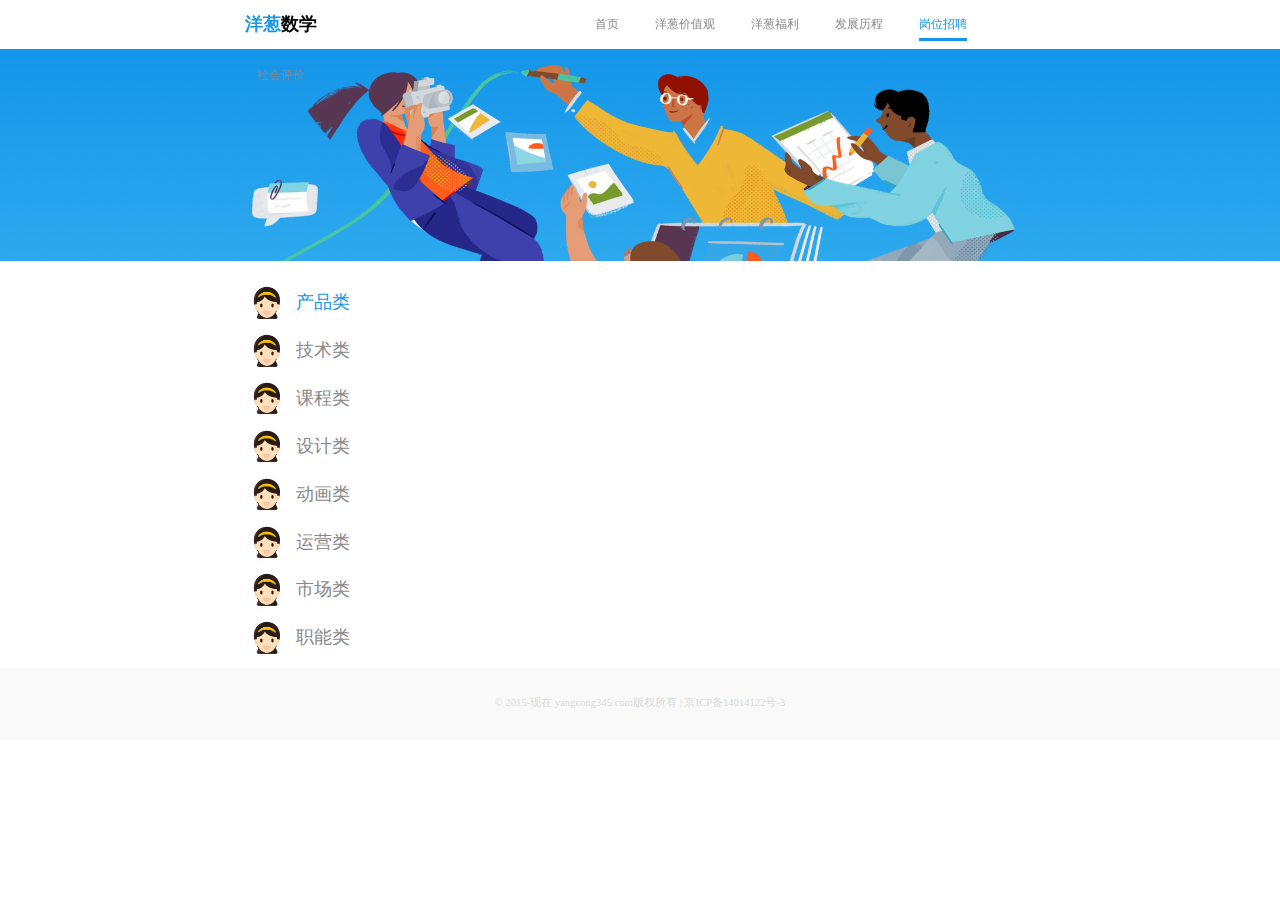
<file: onion-jobs.html>
<!DOCTYPE html>
<html lang="en">
<head>
    <meta charset="UTF-8">
    <meta name="viewport" content="width=device-width, initial-scale=1.0">
    <meta http-equiv="X-UA-Compatible" content="ie=edge">
    <title>洋葱数学</title>
    <link rel="stylesheet" href="css/common.css">
    <link rel="stylesheet" media="screen and (min-width:414px)"  href="css/base.css">
    <link rel="stylesheet" media="screen and (max-width:414px)"  href="css/base-mobile.css">
    <script src="js/jquery-3.3.1.min.js"></script>
    <script src="js/index.js"></script>
</head>
<body>
    <header class="header">
        <div class="header-title">
            <div class="logo">
                <h2><span class="blue-5">洋葱</span>数学</h2>
            </div>
            <nav class="nav">
                <p class="btn-mobile">图片</p>
                <ul class="navLists">
                    <li><a class="tab" href="index.html">首页</a></li>
                    <li><a class="tab" href="onion-values.html">洋葱价值观</a></li>
                    <li><a class="tab" href="onion-welfare.html">洋葱福利</a></li>
                    <li><a class="tab" href="onion-dev.html">发展历程</a></li>
                    <li><a class="tab active" href="onion-jobs.html">岗位招聘</a></li>
                    <li><a class="tab" href="onion-evaluation.html">社会评价</a></li>
                </ul>
            </nav>
        </div>
    </header>
    <main class="main">
        <div class="jobs-page">
            <div class="jobs-banner"></div>
            <div class="jobs-positions">
                <aside class="jobs-position-name">
                    <ul class="jobs-position-name-list">
                        <li class="active" _value="产品类"><img src="images/job_ic_product@3x.png" alt=""><span>产品类</span></li>
                        <li _value="技术类"><img src="images/job_ic_product@3x.png" alt=""><span>技术类</span></li>
                        <li _value="课程类"><img src="images/job_ic_product@3x.png" alt=""><span>课程类</span></li>
                        <li _value="设计类"><img src="images/job_ic_product@3x.png" alt=""><span>设计类</span></li>
                        <li _value="动画类"><img src="images/job_ic_product@3x.png" alt=""><span>动画类</span></li>
                        <li _value="运营类"><img src="images/job_ic_product@3x.png" alt=""><span>运营类</span></li>
                        <li _value="市场类"><img src="images/job_ic_product@3x.png" alt=""><span>市场类</span></li>
                        <li _value="职能类"><img src="images/job_ic_product@3x.png" alt=""><span>职能类</span></li>
                    </ul>
                </aside>
                <aside class="jobs-position-desc">
                    <ul class="jobs-position-desc-list">
                        <!--<li>
                            <div class="jobs-postion-desc-top">
                                <p class="jobs-position-title"><span>产品总监-教师端</span><span class="jobs-position-createtime">2018-03-12  发布</span></p>
                                <p class="jobs-position-money"><span><em>30k-45k</em>北京 I 经验3-5年 I 本科及以上</span><span class="jobs-position-read-more"><em>查看详情</em><i class="read-arrow"></i></span></p>
                            </div>
                            <div class="jobs-postion-desc-bottom">
                                <div>
                                    <h5>我们能给你</h5>
                                    <p> 1. 高速发展的产品平台：当前千万级的设备激活量，已经跑出规模化营收，16年7月至今，日活/月活以及各种数据量基本都翻了一番，产品的用户口碑极佳，公司整体处在高速发展期。</p>
                                    <p> 2. 靠谱的产品团队，和良好的团队氛围，做产品靠系统的方法论，靠数据分析，靠对用户需求的理解和把握，靠整体的战略规划，而不是靠拍，不唯KPI。</p>
                                    <p> 3. 大多数核心项目产品驱动，产品经理扮演关键角色。产品团队工作时高度投入，下班后积极腐败，劳逸结合，氛围极好。</p>
                                </div>
                                <button class="btn-resume">投递简历</button>
                            </div>
                        </li> -->
                    </ul>
                </aside>
            </div>         
        </div>
    </main>
    <footer></footer>
</body>
</html>
</file>
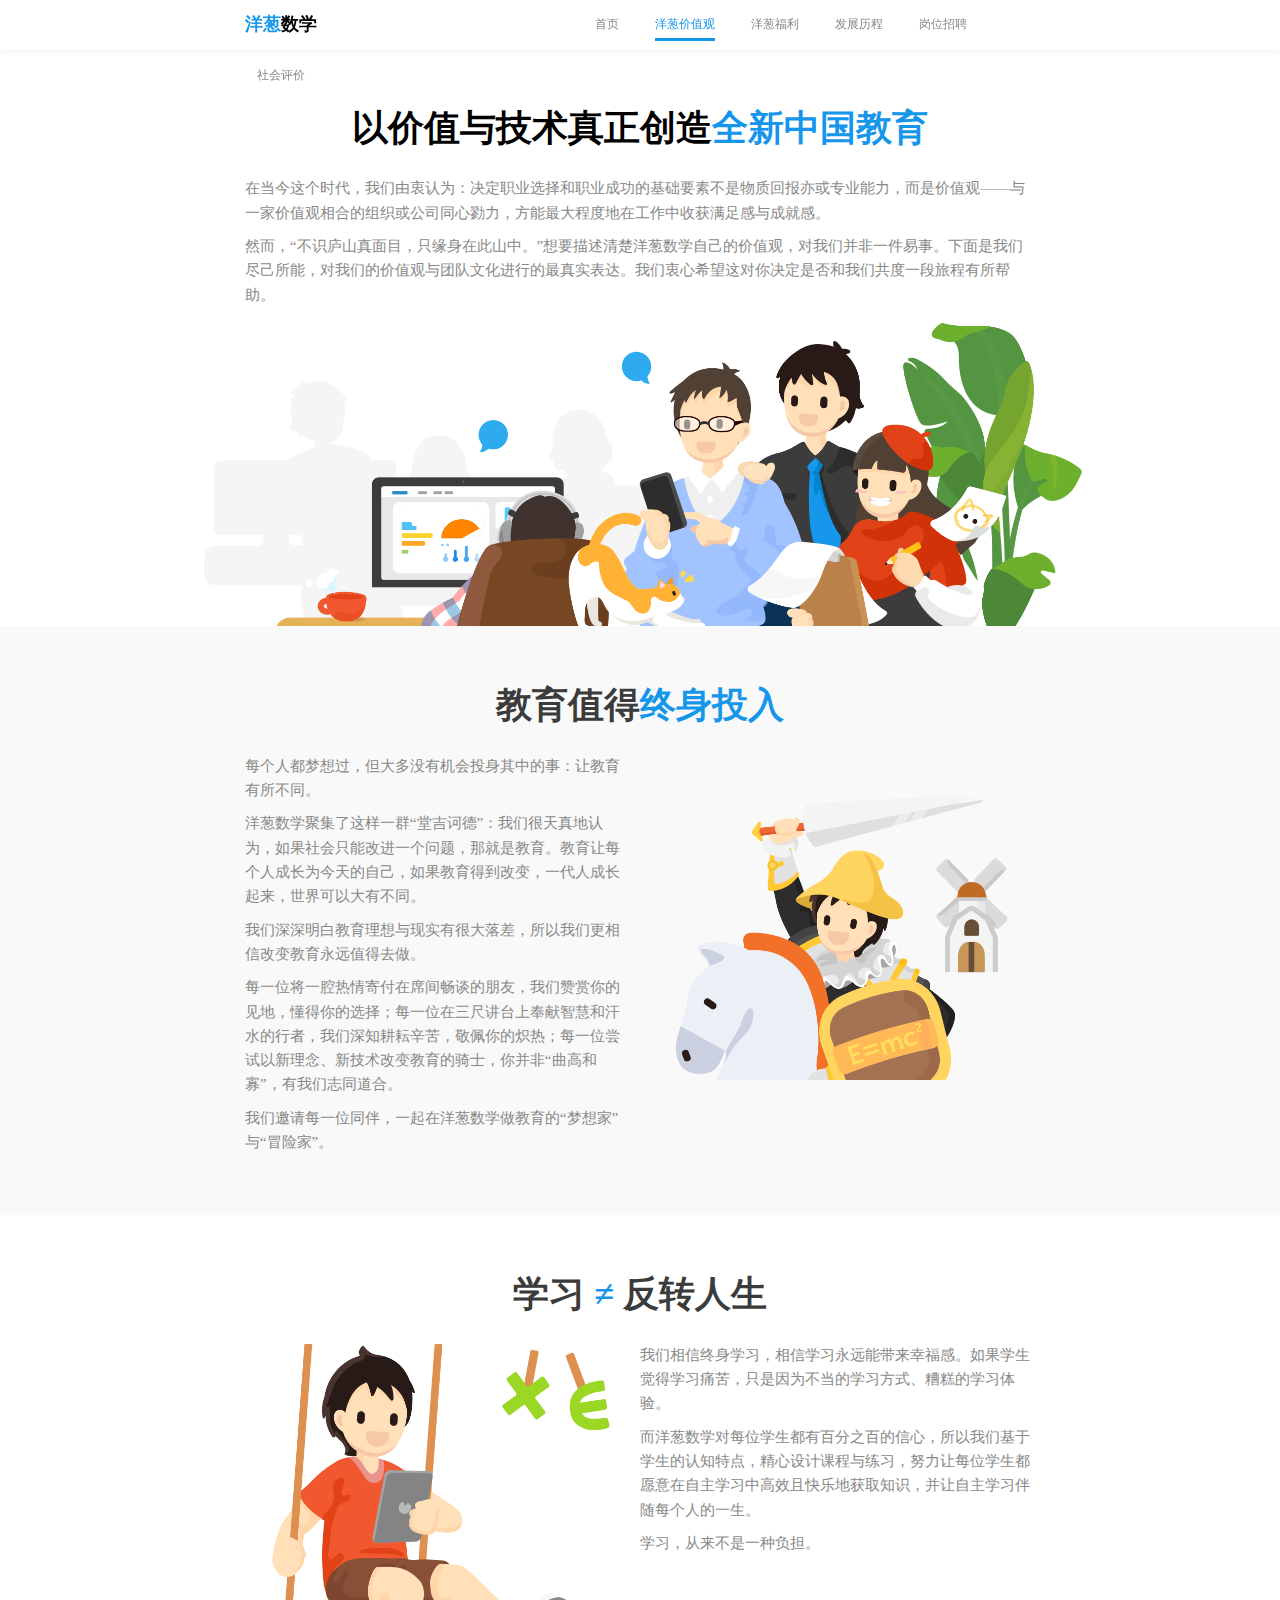
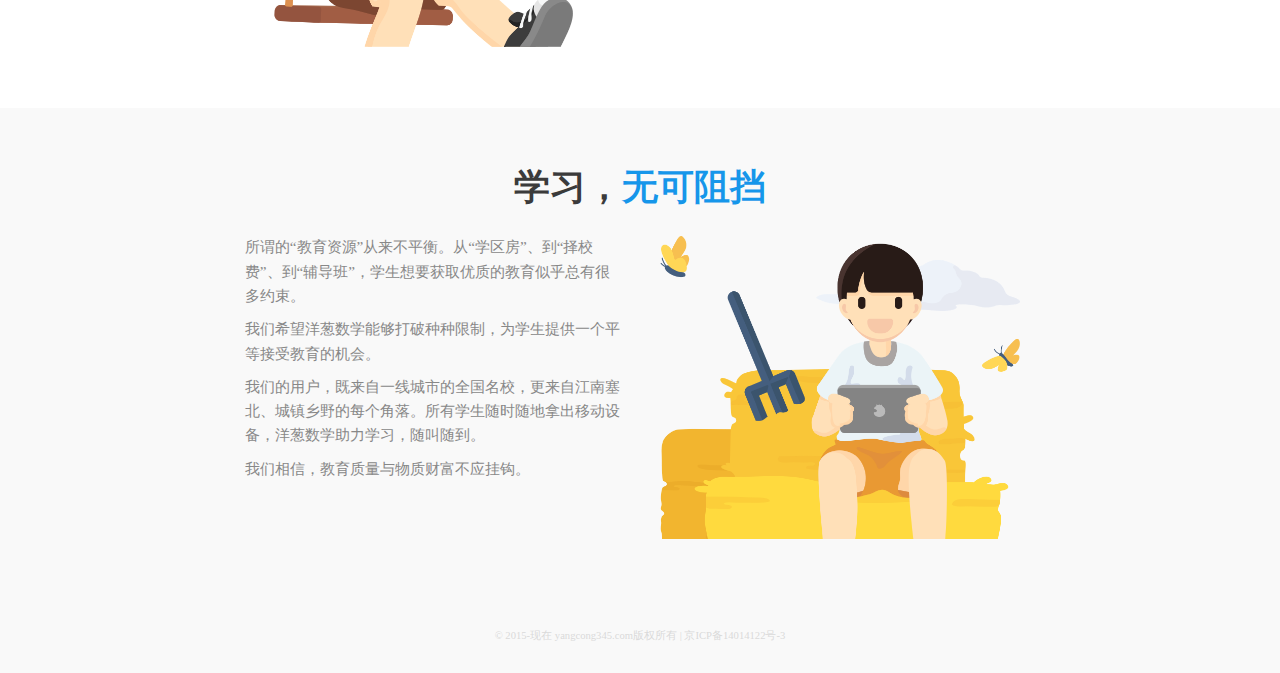
<file: onion-values.html>
<!DOCTYPE html>
<html lang="en">
<head>
    <meta charset="UTF-8">
    <meta name="viewport" content="width=device-width, initial-scale=1.0">
    <meta http-equiv="X-UA-Compatible" content="ie=edge">
    <title>洋葱数学</title>
    <link rel="stylesheet" href="css/common.css">
    <!-- <link rel="stylesheet" href="css/base.css"> -->
    <link rel="stylesheet" media="screen and (min-width:750px)"  href="css/base.css">
    <link rel="stylesheet" media="screen and (max-width:750px)"  href="css/base-mobile.css">
    <script src="js/jquery-3.3.1.min.js"></script>
    <script src="js/index.js"></script>
</head>
<body>
    <header class="header" style="box-shadow: 0 4px 6px 0 rgba(0,0,0,0.04)">
        <div class="header-title">
            <div class="logo">
                <h2><span class="blue-5">洋葱</span>数学</h2>
            </div>
            <nav class="nav">
                <p class="btn-mobile">图片</p>
                <ul class="navLists">
                    <li><a class="tab" href="index.html">首页</a></li>
                    <li><a class="tab active" href="onion-values.html">洋葱价值观</a></li>
                    <li><a class="tab" href="onion-welfare.html">洋葱福利</a></li>
                    <li><a class="tab" href="onion-dev.html">发展历程</a></li>
                    <li><a class="tab" href="onion-jobs.html">岗位招聘</a></li>
                    <li><a class="tab" href="onion-evaluation.html">社会评价</a></li>
                </ul>
            </nav>
        </div>
    </header>
    <main class="value-page">
        <div class="value-comment">
            <div class="value-title">
                <h3 class="txt-PC">以价值与技术真正创造<span class="blue-5">全新中国教育</span></h3>
                <h3 class="txt-mobile">以价值与技术真正创造<p style="color: #1696ea;padding-bottom:1.07em;">全新中国教育</p></h3>
                <p class="gray-5">在当今这个时代，我们由衷认为：决定职业选择和职业成功的基础要素不是物质回报亦或专业能力，而是价值观——与一家价值观相合的组织或公司同心勠力，方能最大程度地在工作中收获满足感与成就感。</p><br />
                <p class="gray-5">然而，“不识庐山真面目，只缘身在此山中。”想要描述清楚洋葱数学自己的价值观，对我们并非一件易事。下面是我们尽己所能，对我们的价值观与团队文化进行的最真实表达。我们衷心希望这对你决定是否和我们共度一段旅程有所帮助。</p>
            </div>
            <div class="value-bg"></div>
        </div>
        <!-- 以下class名取父class驼峰首字母 -->
        <div class="value-details">
            <div class="value-comment">
                <div class="v-d-title">
                    <h2 class="gray-7">教育值得<span class="blue-5">终身投入</span></h2>
                    <div class="v-d-t-flex">
                        <aside>
                            <p class="gray-5">每个人都梦想过，但大多没有机会投身其中的事：让教育有所不同。</p><br />
                            <P class="gray-5">洋葱数学聚集了这样一群“堂吉诃德”：我们很天真地认为，如果社会只能改进一个问题，那就是教育。教育让每个人成长为今天的自己，如果教育得到改变，一代人成长起来，世界可以大有不同。</P><br />
                            <p class="gray-5">我们深深明白教育理想与现实有很大落差，所以我们更相信改变教育永远值得去做。</p><br />
                            <p class="gray-5">每一位将一腔热情寄付在席间畅谈的朋友，我们赞赏你的见地，懂得你的选择；每一位在三尺讲台上奉献智慧和汗水的行者，我们深知耕耘辛苦，敬佩你的炽热；每一位尝试以新理念、新技术改变教育的骑士，你并非“曲高和寡”，有我们志同道合。</p><br />
                            <p class="gray-5">我们邀请每一位同伴，一起在洋葱数学做教育的“梦想家”与“冒险家”。</p>
                        </aside>
                        <aside class="v-d-t-img">
                            <img src="images/values_illus1@3x.png" alt="">
                        </aside>
                    </div>
                </div>
            </div>
        </div>
        <!-- PC -->
        <div class="value-details comment-PC" style="background: #fff;">
            <div class="value-comment">
                <div class="v-d-title">
                    <h2 class="gray-7">学习 <span class="blue-5">&ne;</span> 反转人生</h2>
                    <div class="v-d-t-flex">
                        <aside class="v-d-t-img" style="padding-left: 0;">
                            <img class="v-d-t-i-top" src="images/values_illus2@3x.png" alt="">
                        </aside>
                        <aside>
                            <p class="gray-5">我们相信终身学习，相信学习永远能带来幸福感。如果学生觉得学习痛苦，只是因为不当的学习方式、糟糕的学习体验。</p><br />
                            <P class="gray-5">而洋葱数学对每位学生都有百分之百的信心，所以我们基于学生的认知特点，精心设计课程与练习，努力让每位学生都愿意在自主学习中高效且快乐地获取知识，并让自主学习伴随每个人的一生。</P><br />
                            <p class="gray-5">学习，从来不是一种负担。</p>
                        </aside>
                    </div>
                </div>
            </div>
        </div>
        <!-- mobile -->
        <div class="value-details comment-mobile" style="background: #fff;">
            <div class="value-comment">
                <div class="v-d-title">
                    <h2 class="gray-7">学习 <span class="blue-5">&ne;</span> 反转人生</h2>
                    <div class="v-d-t-flex">
                        <aside>
                            <p class="gray-5">我们相信终身学习，相信学习永远能带来幸福感。如果学生觉得学习痛苦，只是因为不当的学习方式、糟糕的学习体验。</p><br />
                            <P class="gray-5">而洋葱数学对每位学生都有百分之百的信心，所以我们基于学生的认知特点，精心设计课程与练习，努力让每位学生都愿意在自主学习中高效且快乐地获取知识，并让自主学习伴随每个人的一生。</P><br />
                            <p class="gray-5">学习，从来不是一种负担。</p>
                        </aside>
                        <aside class="v-d-t-img" style="padding-left: 0;">
                            <img class="v-d-t-i-top" src="images/values_illus2@3x.png" alt="">
                        </aside>
                    </div>
                </div>
            </div>
        </div>
        <div class="value-details">
            <div class="value-comment">
                <div class="v-d-title">
                    <h2 class="gray-7">学习，<span class="blue-5">无可阻挡</span></h2>
                    <div class="v-d-t-flex">
                        <aside>
                            <p class="gray-5">所谓的“教育资源”从来不平衡。从“学区房”、到“择校费”、到“辅导班”，学生想要获取优质的教育似乎总有很多约束。</p><br />
                            <P class="gray-5">我们希望洋葱数学能够打破种种限制，为学生提供一个平等接受教育的机会。</P><br />
                            <p class="gray-5">我们的用户，既来自一线城市的全国名校，更来自江南塞北、城镇乡野的每个角落。所有学生随时随地拿出移动设备，洋葱数学助力学习，随叫随到。</p><br />
                            <p class="gray-5">我们相信，教育质量与物质财富不应挂钩。</p>
                        </aside>
                        <aside class="v-d-t-img">
                            <img class="v-d-t-i-top" src="images/values_illus3@3x.png" alt="">
                        </aside>
                    </div>
                </div>
            </div>
        </div>

    </main>
    <footer></footer>
</body>
</html>
</file>
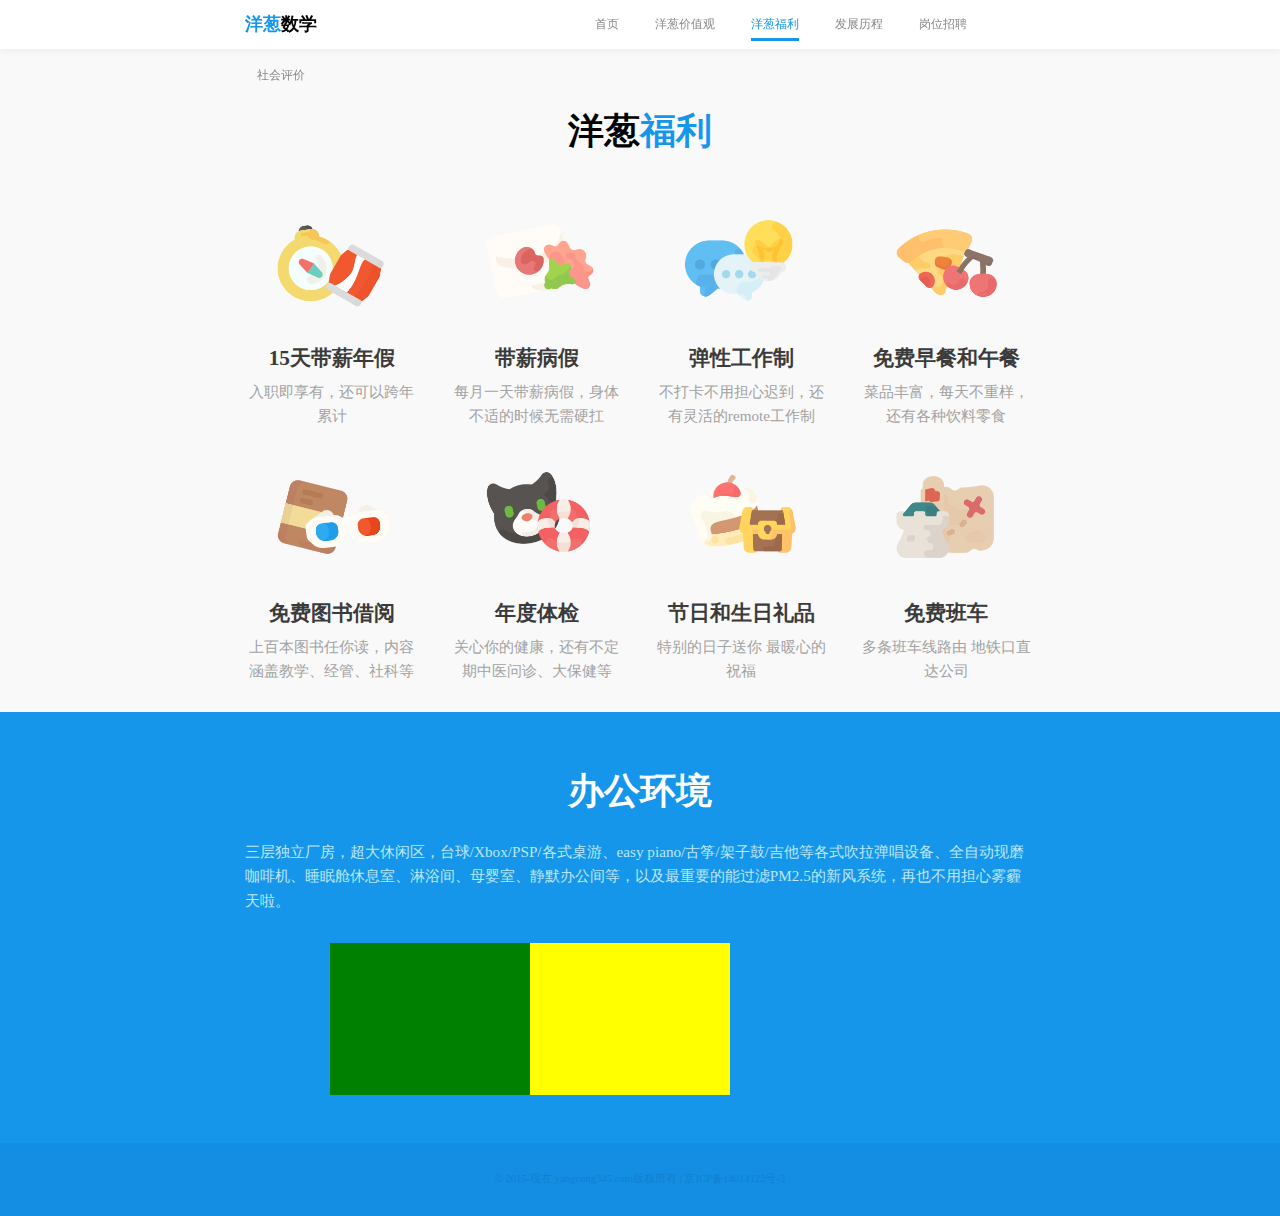
<file: onion-welfare.html>
<!DOCTYPE html>
<html lang="en">
<head>
    <meta charset="UTF-8">
    <meta name="viewport" content="width=device-width, initial-scale=1.0">
    <meta http-equiv="X-UA-Compatible" content="ie=edge">
    <title>洋葱数学</title>
    <link rel="stylesheet" href="css/common.css">
    <!-- <link rel="stylesheet" href="css/basecss"> -->
    <link rel="stylesheet" media="screen and (min-width:750px)"  href="css/base.css">
    <link rel="stylesheet" media="screen and (max-width:750px)"  href="css/base-mobile.css">
    <script src="js/jquery-3.3.1.min.js"></script>
    <script src="js/index.js"></script>
</head>
<body>
    <header class="header" style="box-shadow: 0 4px 6px 0 rgba(0,0,0,0.04)">
        <div class="header-title">
            <div class="logo">
                <h2><span class="blue-5">洋葱</span>数学</h2>
            </div>
            <nav class="nav">
                <p class="btn-mobile">图片</p>
                <ul class="navLists">
                    <li><a class="tab" href="index.html">首页</a></li>
                    <li><a class="tab" href="onion-values.html">洋葱价值观</a></li>
                    <li><a class="tab active" href="onion-welfare.html">洋葱福利</a></li>
                    <li><a class="tab" href="onion-dev.html">发展历程</a></li>
                    <li><a class="tab" href="onion-jobs.html">岗位招聘</a></li>
                    <li><a class="tab" href="onion-evaluation.html">社会评价</a></li>
                </ul>
            </nav>
        </div>
    </header>
    <main class="main">
       <div class="welfare-page">
            <div class="welfare">
                <div class="comment">
                    <!-- onion welfare -->
                    <div class="onion-value">
                        <h1 class="h1">洋葱<span class="blue-5">福利</span></h1>
                        <div class="comment-article">
                            <figure>
                                <img src="images/welfare_basis1_illus@3x.png" alt="">
                                <h3 class="gray-7">15天带薪年假</h3>
                                <p class="gray-4">入职即享有，还可以跨年累计</p>
                            </figure>
                        </div>
                        <div class="comment-article">
                            <figure>
                                <img src="images/welfare_basis2_illus@3x.png" alt="">
                                <h3 class="gray-7">带薪病假</h3>
                                <p class="gray-4">每月一天带薪病假，身体不适的时候无需硬扛</p>
                            </figure>
                        </div>
                        <div class="comment-article">
                            <figure>
                                <img src="images/welfare_basis3_illus@3x.png" alt="">
                                <h3 class="gray-7">弹性工作制</h3>
                                <p class="gray-4">不打卡不用担心迟到，还有灵活的remote工作制</p>
                            </figure>
                        </div>
                        <div class="comment-article margin-no">
                            <figure>
                                <img src="images/welfare_basis4_illus@3x.png" alt="">
                                <h3 class="gray-7">免费早餐和午餐</h3>
                                <p class="gray-4">菜品丰富，每天不重样，还有各种饮料零食</p>
                            </figure>
                        </div>
                        <!-- bottom -->
                        <div class="comment-article">
                            <figure>
                                <img src="images/welfare_basis5_illus@3x.png" alt="">
                                <h3 class="gray-7">免费图书借阅</h3>
                                <p class="gray-4">上百本图书任你读，内容涵盖教学、经管、社科等</p>
                            </figure>
                        </div>
                        <div class="comment-article">
                            <figure>
                                <img src="images/welfare_basis6_illus@3x.png" alt="">
                                <h3 class="gray-7">年度体检</h3>
                                <p class="gray-4">关心你的健康，还有不定期中医问诊、大保健等</p>
                            </figure>
                        </div>
                        <div class="comment-article">
                            <figure>
                                <img src="images/welfare_basis7_illus@3x.png" alt="">
                                <h3 class="gray-7">节日和生日礼品</h3>
                                <p class="gray-4">特别的日子送你 最暖心的祝福</p>
                            </figure>
                        </div>
                        <div class="comment-article margin-no">
                            <figure>
                                <img src="images/welfare_basis8_illus@3x.png" alt="">
                                <h3 class="gray-7">免费班车</h3>
                                <p class="gray-4">多条班车线路由 地铁口直达公司</p>
                            </figure>
                        </div>
                    </div>
                </div>
            </div>
            <div class="welfare-environment">
                <div class="welfare-env-desc">
                    <h3>办公环境</h3>
                    <p class="blue-2">三层独立厂房，超大休闲区，台球/Xbox/PSP/各式桌游、easy piano/古筝/架子鼓/吉他等各式吹拉弹唱设备、全自动现磨咖啡机、睡眠舱休息室、淋浴间、母婴室、静默办公间等，以及最重要的能过滤PM2.5的新风系统，再也不用担心雾霾天啦。</p>
                </div>
                <div class="welfare-env-shuffling">
                    <ul class="list">
                        <li class="first-li" style="width: 20empx;height: 200px;background: red;"></li>
                        <li style="width: 200px;height: 20em;background: green;"></li>
                        <li style="width: 200px;height: 20em;background: yellow;"></li>
                    </ul>
                </div>
            </div>
            <div class="welfare-building">

            </div>
       </div>
    </main>
    <div class="footer">
        <p>© 2015-现在 yangcong345.com版权所有 | 京ICP备14014122号-3</p>
    </div>
</body>
</html>
</file>
<file: css/common.css>
/*-------------- Base --------------*/
html, body, address, blockquote, div, dl, form, h1, h2, h3, h4, h5, h6, ol, p, pre, table, ul,
dd, dt, li, tbody, td, tfoot, th, thead, tr, button, del, ins, map, object,
a, abbr, acronym, b, bdo, big, br, cite, code, dfn, em, i, img, kbd, q, samp, small, span,
strong, sub, sup, tt, var, legend, fieldset {
	margin: 0;
	padding: 0;
}


img, fieldset {
	border: 0;
}

a {
    text-decoration: none;
}

article, aside, details, figcaption, figure, footer, header, hgroup, menu, nav, section { 
    display: block;
}

/*------------------ Page dafault color --------------------*/

.blue-1 {color: #e5f8ff;}
.blue-2 {color: #bbe7f6;}
.blue-3 {color: #60bdf1;}
.blue-4 {color: #2da9ee;}
.blue-5 {color: #1696ea;}
.blue-6 {color: #117ed1;}

.gray-1 {color: #f3f3f3;}
.gray-2 {color: #dadada;}
.gray-3 {color: #bebebe;}
.gray-4 {color: #a2a2a2;}
.gray-5 {color: #888;}
.gray-6 {color: #6a6a6a;}
.gray-7 {color: #3b3b3b;}

/* -------------- index ------------------------ */
</file>
<file: css/base.css>
@media (min-width: 1366px) {
    body { /* 10px */
        font-size: 62.5%;
    }
}
@media (max-width: 1366px) and (min-width: 414px) {
    body { /* 8px */
        font-size: 47.5%;
    }
}

/*------------------------- footer --------------------**/
footer p{margin: 0;padding:0;width: 100%;background:#f9f9f9;margin: 0 auto;font-size: 1.4em;height: 6.857em;line-height: 6.857em;text-align: center;color: #dadada;}

/*------------------------- header --------------------**/
.header {width: 100%;height: 6.4em;line-height: 6.4em;background: #fff;display: flex;position: fixed;top: 0;left: 0;z-index: 9999;}
.header-title {width: 104em;margin: 0 auto;}
.header .nav .btn-mobile {display: none;}
.header .nav ul {list-style: none;}
.header .nav ul li {float: left;padding: 0px 12px;border-radius: 2px;margin-right: 1.6em;}
.header .nav ul li:last-child {margin-right: 0;}
.header .nav ul li a {font-size: 1.6em;padding: 7px 0px;font-family: OnionMath_Bold-Bold;color: #888;}
.header .nav ul li .active {font-size 1.6em;color: #1696EA;border-bottom: 3px solid #1696EA;}
.header .logo {margin: 0 35em 0 0;float:left;}
.header .logo h2{font-size: 2.4em;}

/*------------------------- index main --------------------**/
.main {margin-top: 6.4em;clear:both;}
/*------------------------- home banner --------------------**/
.home-banner {width: 100%;height: 80em;background: url(../images/home_banner@3x.png) no-repeat center center;background-size: cover;}
.home-banner .comment h2 {font-size:4.8em;padding: 2.08em 0 .42em 0;color: #fff}
.home-banner .comment p {font-family: OnionMath_Bold-Bold;font-size: 2.4em;
    color: #BBE7F6;line-height: 1.667em;width: 33.3em;}
.home-banner .comment button {font-size: 2.4em; padding: .833em 1.167em;background: #fff;box-shadow: 0 12px 36px 0 rgba(0,0,0,0.08);border-radius: 4px; border: none;margin: 1.667em 0 .833em 0}
.home-banner .comment .download {position: relative}
.home-banner .comment .download .show-download {display: none}
.home-banner .comment .download img{width: 4em;height: 4em;float: left;margin-right: 1em;}
.home-banner .comment .download i{font-style: normal;font-size: 1.6em;color: #BBE7F6;line-height: 1.25em;font-family: OnionMath_Regular-regular;}
.home-banner .comment .code-fixed{position:absolute;z-index:11;width: 10.4em;height: 10.4em;border: .8em solid #fff;border-radius: .8em;top: 5em;left: -4em}
.home-banner .comment .code-fixed img {width: 100%;height: 100%;}
.home-banner .comment .triangle {width: 2.83em;height: 2.83em;background: #fff;z-index:9;position: absolute;top: 2.2em;left: -.6em;border-radius: 4px;transform: rotate(45deg)}

/*------------------------- index main --------------------**/
.comment{width:104em;margin: 0 auto;}
.comment .h1{font-size: 4.8em;text-align: center;padding: 1.6em 0 1.25em 0;}
/* .comment-PC {display: block}
.comment .comment-mobile {display: none;} */
.comment-article {display: flex;}
.comment-article aside {flex: 1;}
.comment-article aside h2 {font-size: 3.6em;padding: 1.8em 0 0.83em 0;}
.comment-article aside p {font-size: 2em; font-family: OnionMath_Regular-regular;}
.comment-article .img {padding-left: 4em;}
.comment-article .img img{width:48em;display: block;height:40em;}
/* button more */
.btn-more {text-align: center;font-size: 2.4em; padding: .833em 3.66em;background: #fff;border: 1px solid #f8f8f8;border-radius: 4px;box-shadow:0 20px 50px 0 rgba(0,0,0,0.05);}
@media (min-width: 1366px) {
    .btn-more {margin: 2.5em 15.8em 3.33em;}
}
@media (max-width: 1366px) and (min-width: 768px) {
    .btn-more {margin:2.5em 18.5em 3.33em;}
}

/* welfare */
.welfare {background: #f9f9f9;width: 100%;}
.welfare .comment-article{margin-right: 3.8em; margin-bottom: 4em; display: inline-block;}
.welfare .comment-article figure{width: 22.9em; height: 29.6em;margin: 0;}
.welfare .comment-article figure h3{font-size: 2.8em;height: 1em;line-height: 1em;text-align: center;margin:1.07em 0 .5em 0;}
.welfare .comment-article figure img{width: 16em;height: 16em;margin: 0 3.5em;}
.welfare .comment-article figure p {font-family: OnionMath_Regular-regular;font-size: 2em;line-height: 1.6em;text-align: center;}

.welfare .margin-no{margin-right: 0;}

/* develop */
.develop{width: 100%;background: #1696ea url(../images/development_course_history_illus@3x.png) no-repeat center bottom;background-size: 100%;}
.develop .comment .onion-value {position: relative}
.develop .comment-article {display: block;padding-left: 3em;}
.develop .comment .h1 {color: #fff;font-family: OnionMath_Bold-Bold;}
.develop .comment h3 {font-size: 2.8em;color: #fff;line-height: 2.8em;font-family: OnionMath_Bold-Bold;}
.develop .comment p {font-family: OnionMath_Regular-regular;font-size: 2em;letter-spacing: 0;line-height: 1.6em;}
@media (max-width: 1366px) and (min-width: 768px) {
    .develop .comment .radius-icon {width: .4em;height: 45.5em;background: #2DA9EE;position: absolute;top: 20.8em;left: 0;}
    .develop .comment .radius-icon li {width: 2em;height: 2em;border-radius: 2em;background: #2DA9EE;list-style: none;position: absolute;top:0;left: -.8em;}
    .develop .comment .radius-icon li:nth-of-type(2) {top: 12em;}
    .develop .comment .radius-icon li:nth-of-type(3) {top: 24.5em;}
    .develop .comment .radius-icon li:nth-of-type(4) {top: 34.4em;}
    .develop .comment .radius-icon li:nth-of-type(5) {top: 44.3em;}
}
@media (min-width: 1366px) {
    .develop .comment .radius-icon {width: .4em;height: 50.5em;background: #2DA9EE;position: absolute;top: 23.8em;left: 0;}
    .develop .comment .radius-icon li {width: 2em;height: 2em;border-radius: 2em;background: #2DA9EE;list-style: none;position: absolute;top:0;left: -.8em;}
    .develop .comment .radius-icon li:nth-of-type(2) {top: 13.5em;}
    .develop .comment .radius-icon li:nth-of-type(3) {top: 27.5em;}
    .develop .comment .radius-icon li:nth-of-type(4) {top: 38.5em;}
    .develop .comment .radius-icon li:nth-of-type(5) {top: 49.5em;}
}

/* evaluation */
.evaluation {width: 100%; background: #f9f9f9;}
.evaluation .comment .comment-article{display: block}
.evaluation .comment-article .title{display:block;font-family: OnionMath_Bold-Bold;font-size: 2.8em;color: #3B3B3B;line-height: 1.42em;}
.evaluation .comment-article .info{display:block;font-family: OnionMath_Bold-Bold;font-size: 2.4em;color: #6A6A6A;line-height: 1.33em;margin: .42em 0 .83em 0}
.evaluation .comment-article .info .read-more{float: right;}
.evaluation .comment-article .desc{display:block;font-family: OnionMath_Regular-regular;font-size: 2em;color: #888888;letter-spacing: 0;line-height: 1.6em;}

/* jobs */
.jobs {width: 100%;background: #fff;}
.jobs .comment figure {margin:0;width: 19.75em;display: inline-block; padding: 2em;margin-right: 2.7em;margin-bottom:2em;}
.jobs .comment figure img {width: 20em;height: 16em}
.jobs .comment figure h3 {font-size: 2.8em; margin: 1.07em auto .5em;text-align: center;color: #3B3B3B;font-family: OnionMath_Bold-Bold;line-height: 1em;}
.jobs .comment figure p {font-size: 2em;font-family: OnionMath_Regular-regular;color: #A2A2A2;line-height: 1.6em;text-align: center;padding: 0 .25em;}
.jobs .comment figure p .invisible{visibility: hidden}
.value-page  .value-comment .value-title .txt-mobile {display: none}

/* values page */
.value-page {margin-top: 6.4em;}
/* .value-page .comment-PC {display: none}
.value-page .comment-mobile {display: block} */
.value-page .value-bg {width: 100%;height: 42em;background: url('../images/values_illus_head@3x.png') no-repeat center bottom;background-size: 100%;}
.value-page .value-comment{width: 118em;margin: 0 auto;}
.value-page .value-comment .value-title {padding: 0 7em;}
.value-page .value-comment .value-title h3 {font-size: 4.8em;text-align: center;font-family: OnionMath_Bold-Bold;line-height: 1em; padding: 1.67em 0 .83em 0}
.value-page .value-comment .value-title p {font-family: OnionMath_Regular-regular;font-size: 2em;line-height: 1.6em;}


.value-details {width: 100%;background: #f9f9f9;padding-bottom: 8em;}
.value-details .v-d-title {padding: 0 7em;}
.value-details .v-d-title h2 {font-size: 4.8em;text-align: center;font-family: OnionMath_Bold-Bold;line-height:1em;padding: 1.67em 0 .83em 0;}
.value-details .v-d-title .v-d-t-flex{display: flex}
.value-details .v-d-title .v-d-t-flex aside {flex: 1;}
.value-details .v-d-title .v-d-t-flex aside p {font-family: OnionMath_Regular-regular; font-size: 2em; line-height: 1.6em;}
.value-details .v-d-title .v-d-t-img {padding-left: 4em;}
.value-details .v-d-title .v-d-t-img img{padding-top:3em;width:48em;height:40em;display: block}
.value-details .v-d-title .v-d-t-img .v-d-t-i-top {padding-top:0;}

/* welfare page */
.welfare-page .welfare-environment {width: 100%;background: #1696ea}
.welfare-page .welfare-environment .welfare-env-desc {width: 104em;margin: 0 auto;}
.welfare-page .welfare-environment .welfare-env-desc h3 {color: #fff;font-size: 4.8em;text-align: center;font-family: OnionMath_Bold-Bold;line-height: 1em;padding-top: 1.667em;}
.welfare-page .welfare-environment .welfare-env-desc p {font-family: OnionMath_Regular-regular;font-size: 2em;line-height: 1.6em;letter-spacing: 0;padding: 2em 0;}

/* shuffling */
.welfare-page .welfare-environment .welfare-env-shuffling {width: 620px;height: 200px;position: relative;margin: 0 auto;overflow: scroll;border: none}
.welfare-page .welfare-environment .welfare-env-shuffling .list {list-style: none;border: none;}
.welfare-page .welfare-environment .welfare-env-shuffling .list li {float: left}

/* develop page */
.dev-page .d-p-top {width: 104em;margin: 0 auto;}
.dev-page .d-p-top h2 {font-family: OnionMath_Bold-Bold;font-size: 4.8em;line-height: 1em;padding: 1.667em 0  0.833em 0;text-align: center;}
.dev-page .d-p-top .tip {font-family: OnionMath_Regular-regular;font-size: 2em;color: #888888;letter-spacing: 0;line-height: 1.6em;margin-bottom: 3em;}
.dev-page .d-p-top .dev-boss-desc {width: 100%;overflow:hidden;padding-bottom: 4em;border-bottom: 1px solid #e8e8e8;}
.dev-page .d-p-top .dev-boss-desc:nth-of-type(2){padding-top: 4em;}
.dev-page .d-p-top .dev-boss-desc aside {float:left;}
.dev-page .d-p-top .dev-boss-desc .aside-img {width: 32em;margin-right: 4em;}
.dev-page .d-p-top .dev-boss-desc .aside-txt {width: 64em;margin-right: 4em;}
.dev-page .d-p-top .dev-boss-desc aside img {width: 100%;}
.dev-page .d-p-top .dev-boss-desc aside .boss-title {font-family: OnionMath_Bold-Bold;
font-size: 3.2em;color: #3B3B3B;line-height: 1em;margin: 1.22em 0 .5em 0;}
.dev-page .d-p-top .dev-boss-desc aside .boss-info{font-family: OnionMath_Bold-Bold;
font-size: 2.4em;color: #6A6A6A;line-height: 1em;margin-bottom: 1.25em;}
.dev-page .d-p-top .dev-boss-desc aside .boss-desc{font-family: OnionMath_Regular-regular;
font-size: 2em;color: #888888;line-height: 1.6em;}
.dev-page .d-p-bottom {width: 100%;background:#1696ea url(../images/development_course_history_illus@3x.png) no-repeat center bottom; background-size: 100%;}
.dev-page .d-p-bottom .h1 {font-size: 4.8em;text-align: center;padding: 1.667em 0;font-family: OnionMath_Bold-Bold;line-height: 1em;color: #fff;}
.dev-page .d-p-bottom .d-p-b-miles {width: 104em;margin: 0 auto;position: relative;}
.dev-page .d-p-bottom .d-p-b-miles h2,.dev-page .d-p-bottom .d-p-b-story h2 {font-family: OnionMath_Bold-Bold;font-size: 3.2em;line-height: 1em;color: #fff;margin-bottom: 1.25em;}
.dev-page .d-p-bottom .d-p-b-miles .d-miles-comment h3{font-size: 2.8em;line-height: 1em;color: #fff;}
.dev-page .d-p-bottom .d-p-b-miles .d-miles-comment p {font-family: OnionMath_Regular-regular;font-size: 2em;letter-spacing: 0;line-height: 1.6em;padding: .5em 0 1.5em 0}
.dev-page .d-p-bottom .d-p-b-miles .d-miles-comment{padding-left: 3em;}

@media (min-width: 1366px) {
    .dev-page .d-p-bottom .d-p-b-miles .d-miles-radius-icon {width: .4em;height: 46.5em;position: absolute;background: #2DA9EE;border-radius: .2em;top: 8.5em;left: 0;list-style: none;z-index: 9;}
    .dev-page .d-p-bottom .d-p-b-miles .d-miles-radius-icon li {width: 2em;height: 2em;border-radius: 2em;background: #2DA9EE;list-style: none;position: absolute;top:-.8em;left: -.8em;}
    .dev-page .d-p-bottom .d-p-b-miles .d-miles-radius-icon li:nth-of-type(2) {top: 12.5em;}
    .dev-page .d-p-bottom .d-p-b-miles .d-miles-radius-icon li:nth-of-type(3) {top: 25.3em;}
    .dev-page .d-p-bottom .d-p-b-miles .d-miles-radius-icon li:nth-of-type(4) {top: 35.5em;}
    .dev-page .d-p-bottom .d-p-b-miles .d-miles-radius-icon li:nth-of-type(5) {top: 45.5em;}
}
@media (max-width: 1366px) and (min-width: 768px) {
    .dev-page .d-p-bottom .d-p-b-miles .d-miles-radius-icon {width: .4em;height: 39em;position: absolute;background: #2DA9EE;border-radius: .2em;top: 7em;left: 0;list-style: none;z-index: 9;}
    .dev-page .d-p-bottom .d-p-b-miles .d-miles-radius-icon li {width: 2em;height: 2em;border-radius: 2em;background: #2DA9EE;list-style: none;position: absolute;top:-.8em;left: -.8em;}
    .dev-page .d-p-bottom .d-p-b-miles .d-miles-radius-icon li:nth-of-type(2) {top: 10.2em;}
    .dev-page .d-p-bottom .d-p-b-miles .d-miles-radius-icon li:nth-of-type(3) {top: 21.3em;}
    .dev-page .d-p-bottom .d-p-b-miles .d-miles-radius-icon li:nth-of-type(4) {top: 29.8em;}
    .dev-page .d-p-bottom .d-p-b-miles .d-miles-radius-icon li:nth-of-type(5) {top: 38em;}
}

.dev-page .d-p-bottom .d-p-b-story {width: 109.2em;margin: 0 auto;padding-bottom: 23.6em;}
.dev-page .d-p-bottom .d-p-b-story h2 {padding-left: .8em;padding-top: 1.5em;}
.dev-page .d-p-bottom .d-p-b-story p {font-family: OnionMath_Regular-regular;
font-size: 2em;color: #BBE7F6;letter-spacing: 0;line-height: 1.6em;padding-right: 2.6em}
.footer p{margin: 0;padding:0;width: 100%;background:#148EE2;margin: 0 auto;font-size: 1.4em;height: 6.857em;line-height: 6.857em;text-align: center;color: #117ED1;}


/* jobs page */
.jobs-page .jobs-banner{width: 100%;min-height: 28em;background: url('../images/job_banner_illus@3x.png') no-repeat center center;background-size: 100% 100%;margin-bottom: 3em;}
.jobs-page .jobs-positions {width: 103em;margin: 0 auto;display: flex;flex-direction: row}
.jobs-page .jobs-positions .jobs-position-name{flex:1;}
.jobs-page .jobs-positions ul {list-style: none}
.jobs-page .jobs-positions .jobs-position-name .jobs-position-name-list li {width: 100%;height: 2em; font-size: 2.4em;color: #888;margin-bottom: .625em;line-height: 2em;}
.jobs-page .jobs-positions .jobs-position-name .jobs-position-name-list li img {width: 2em;height: 2em;float: left;padding-right: .6em;}
.jobs-page .jobs-positions .jobs-position-name .jobs-position-name-list li.active {color: #1696ea}



.jobs-page .jobs-positions .jobs-position-desc{flex:4;}
.jobs-page .jobs-positions .jobs-position-desc .jobs-position-desc-list li {margin-bottom: 3em;}
/* .jobs-page .jobs-positions .jobs-position-desc .jobs-postion-desc-top {margin-bottom: 3em;} */
.jobs-page .jobs-positions .jobs-position-desc .jobs-postion-desc-top .jobs-position-title {font-family: OnionMath_Bold-Bold;font-size: 2.4em;color: #3B3B3B;line-height: 1em;}
.jobs-page .jobs-positions .jobs-position-desc .jobs-postion-desc-top .jobs-position-title .jobs-position-createtime {float: right;font-size: ,833em;line-height: .833em;color: #BEBEBE;}
.jobs-page .jobs-positions .jobs-position-desc .jobs-postion-desc-top .jobs-position-money {font-size: 2em;line-height: 1em;color: #888;padding: 1em 0 2.5em;border-bottom: 1px solid #e8e8e8;cursor: pointer;}
.jobs-page .jobs-positions .jobs-position-desc .jobs-postion-desc-top .jobs-position-money em {font-style: normal;color: #1696ea;}
.jobs-page .jobs-positions .jobs-position-desc .jobs-postion-desc-top .jobs-position-money .jobs-position-read-more{float: right;}
.jobs-page .jobs-positions .jobs-position-desc .jobs-postion-desc-bottom {display: none;border-bottom: 1px solid #e8e8e8;padding-bottom: 3em;}
.jobs-page .jobs-positions .jobs-position-desc .jobs-postion-desc-bottom p strong {font-family: OnionMath_Bold-Bold;font-size: 1.11em;color: #3B3B3B;line-height: 1em;padding: 1.667em 0 .556em;display: block}
.jobs-page .jobs-positions .jobs-position-desc .jobs-postion-desc-bottom p {font-family: OnionMath_Regular-regular;font-size: 1.8em;color: #888888;line-height: 1.55em;}
.jobs-page .jobs-positions .jobs-position-desc .jobs-postion-desc-top .jobs-position-read-more em{float: left;color: #888;}
.jobs-page .jobs-positions .jobs-position-desc .jobs-postion-desc-top .jobs-position-read-more i{float:left;width:1.4em;height:1em;margin-left:.1em;display: inline-block;background: url('../images/job_ic_drop_down@3x.png') no-repeat center center;}
.jobs-page .jobs-positions .jobs-position-desc .jobs-postion-desc-top .jobs-position-read-more .rotate {transform-origin:center center;transform: rotate(180deg);transition: transform 0.3s; }
.jobs-page .jobs-positions .jobs-position-desc .jobs-postion-desc-top .jobs-position-read-more .init-rotate {transform-origin:center center;transform: rotate(0deg);transition: transform 0.3s;}
.jobs-page .jobs-positions .jobs-position-desc .btn-resume {font-size: 1.8em;line-height: 1em;color: #fff;font-family: OnionMath_Bold-Bold;background:#1696ea;padding:.555em 1.111em;border: none;border-radius:4px;box-shadow: 0 6px 18px 0 rgba(0,0,0,0.08);margin-top: 1.667em;}


/* evaluation page */
.eval-page .eval-ins {width: 104em;margin: 0 auto;overflow: hidden;padding-bottom: 8em;}
.eval-page .eval-ins h2,.eval-page .eval-professor h2 {font-family: OnionMath_Bold-Bold;font-size: 4.8em;line-height: 1em;padding: 1.667em 0  0.833em 0;text-align: center;}
.eval-page .eval-ins figure{margin: 0;width: 22em;margin-right: 18.5em;float: left;}
.eval-page .eval-ins figure.margin-no{margin-right: 0!important}
.eval-page .eval-ins figure img {width: 100%;height: 16em;border-bottom: 1px solid #888;margin-top:1em;}
.eval-page .eval-ins figure p {font-family: OnionMath_Bold-Bold;font-size: 2em;color: #6A6A6A;line-height: 1em;text-align: center;padding: 1em 0;
}
.eval-page .eval-ins .eval-start-say {overflow: hidden;clear: both;padding-top: 6em;}
.eval-page .eval-ins .eval-start-say aside{float: left;}
.eval-page .eval-ins .eval-start-say .eval-start-img {width: 56em;height: 26em;}
.eval-page .eval-ins .eval-start-say .eval-start-img img{width: 100%}
.eval-page .eval-ins .eval-start-say .eval-start-txt {width: 38em;padding-left: 3em;padding-right: 4em}
.eval-page .eval-ins .eval-start-say .eval-start-txt h3{font-size: font-family: OnionMath_Bold-Bold;font-size: 3.2em;color: #3B3B3B;line-height: 1em;padding:2.625em 0 .625em 0 }
.eval-page .eval-ins .eval-start-say .eval-start-txt p {font-family: OnionMath_Regular-regular;font-size: 2em;color: #A2A2A2;line-height: 1.6em;}
.eval-page .eval-ins .eval-star-video {width: 98em; border: 1px solid #f8f8f8;padding: 3em; margin: 0 auto;box-shadow: 0 12px 36px 0 rgba(0,0,0,0.08);border-radius: 1.6em;}
.eval-page .eval-ins .eval-star-video .eval-video-control {width: 98em;margin: 0 auto}

.eval-page .eval-professor{width: 100%;background: #f9f9f9;}
.eval-page .eval-professor .eval-professor-comment{width: 104em;margin: 0 auto;}
.eval-page .eval-professor .eval-professor-comment .h1 {padding-bottom: 1em}
.eval-page .eval-professor .eval-professor-info {padding-top: 4em;}
.eval-page .eval-professor .eval-professor-info aside {clear: both}
.eval-page .eval-professor .eval-professor-info img {width: 12em;height: 12em;float: left;margin:0 3em 3em 0;}
.eval-page .eval-professor .eval-professor-info .eval-professor-intro {float: left;}
.eval-page .eval-professor .eval-professor-info .eval-professor-intro .eval-professor-name {font-family: OnionMath_Bold-Bold;font-size: 3.2em; color: #3B3B3B;line-height: 1em;padding-bottom:.625em}
.eval-page .eval-professor .eval-professor-info .eval-professor-intro .eval-professor-position {font-family: OnionMath_Bold-Bold;font-size: 2.4em;
color: #6A6A6A;line-height: 1em;margin-bottom:.416em}
.eval-page .eval-professor .eval-professor-info .eval-professor-eval {font-family: OnionMath_Regular-regular;
font-size: 2em;color: #888888;ine-height: 1.6em; padding-bottom:2em; border-bottom: 1px solid #e8e8e8;}
.eval-page  .eval-media .evaluation {width: 100%;background: #fff;}

.eval-page  .eval-media .eval-media-logo{width: 104em;margin: 2em auto 8em; clear: both;overflow: hidden;}
.eval-page  .eval-media .eval-media-logo img {width: 20em;height: 10em;float: left;margin:0 8em 6em 0}
.eval-page  .eval-media .eval-media-logo img.margin-no {margin-right: 0}




/* PC or mobile */
/* .comment-PC {display: inline} */
.comment-mobile {display: none}
</file>
<file: css/base-mobile.css>
@media (min-width:320px) and (max-width:414px) {
    body { /* 10px */
        font-size: 62.5%;
    }
}
@media (max-width:320px) {
    body {
        font-size: 50%;
    }
}

body,html{
    width: 100%;height: 100%;overflow-x: hidden;max-width: 750px;margin: 0 auto;
}

/* footer */
footer p {width: 100%;font-size: 1em;line-height: 5em;color: #dadada;font-family: OnionMath_Regular-regular;height: 5em;text-align: center}


/* header */
.header {padding: 1.6em;position: fixed;top: 0;left: 0;right:0;z-index: 9999;background: #fff;}
.header .header-title {position: relative}
.header .logo h2 {font-size: 2.4em;}
.header .nav .navLists{display: none;width: 12em;list-style: none;position: absolute;top:3.4em;right: 0;background: #fff;z-index: 9998;padding:1em 0;border-radius: 1em;}
.header .nav .navLists li{text-align: center;height: 4em;line-height: 4em;}
.header .nav .navLists li a{font-size: 1.6em;color: #888;line-height: 1em;letter-spacing: 0;width: 100%;}
.header .nav .navLists li a.active {color: #1696ea}

.header .nav {float: right;width: 2.4em;height: 2.4em;background: #000;position: absolute;right: 1.5em;top:.5em;}
.header .nav .btn-mobile {color: #fff;}



.main {margin-top: 5.6em;}
/* main banner */
.home-banner {width: 100%;height: 45.6em;background: #1696ea url(../images/wap_home_banner@3x.png) no-repeat center bottom;background-size: 100%;}
.home-banner .comment {padding: 0 3.2em;display: flex;justify-content: center;align-items: center;flex-direction: column}
.home-banner .comment h2 {font-size: 2.2em;color: #fff;line-height:1em;text-align: center;padding: 2.3em 0 .454em 0;}
.home-banner .comment p {font-size: 1.3em;color: #BBE7F6;line-height: 1.31em;text-align: center;}
.home-banner .comment .download {display: none;}
.home-banner .comment .download-txt {font-size:1.1em;padding: .91em 0 2.73em 0;text-align: center}
.home-banner .comment button {font-size: 1.5em;padding: .833em 1.667em;background: #fff;border: 1px solid #F8F8F8;box-shadow: 0 20px 50px 0 rgba(17,126,209,0.40);border-radius: 4px;}
.comment {padding: 0 3.2em;}
.comment .onion-value .h1 {font-size:2.4em;text-align: center;padding: 1.66em 0 1.25em 0;}
.comment .comment-article h2{font-size:font-family: OnionMath_Bold-Bold;font-size: 1.8em;line-height: 1.8em; text-align:center; margin-bottom: 1.11em;}
.comment .comment-article p {font-family: OnionMath_Regular-regular;
    font-size: 1.2em;letter-spacing: 0;line-height: 1.66em;}
.comment .comment-article .img {width: 24em;height: 20em;padding: 2em 4.8em 3em}
.comment .comment-article .img img {width: 100%;height: 100%;}


/* button more */
.btn-more {width: 100%;font-size: 1.5em;height: 2.66em;line-height: 2.66em;background: #FFFFFF;
    border: 1px solid #F8F8F8;box-shadow: 0 20px 50px 0 rgba(0,0,0,0.05);
border-radius: 4px;margin-bottom: 1.66em;}


/* welfare */

@media (min-width:320px) and (max-width:375px) {
    .welfare {width: 100%;background: #F9F9F9;padding: 1.5em;}
    .welfare .comment-article{margin-right: 1em; margin-bottom: 2.1em; display: inline-block;}
}
@media (max-width:320px) {
    .welfare {width: 100%;background: #F9F9F9;padding: 1.5em 0;}
    .welfare .comment-article{margin-right: .2em; margin-bottom: 2.1em; display: inline-block;}
}

.welfare .comment-article figure{width: 14em;margin: 0;}
.welfare .comment-article figure h3{font-size: 1.4em;height: 1em;line-height: 1em;text-align: center;margin:1.07em 0 .5em 0;}
.welfare .comment-article figure img{width: 8em;height: 8em;margin: 0 3em;}
.welfare .comment-article figure p {font-family: OnionMath_Regular-regular;font-size: 1.2em;line-height: 1.667em;text-align: center;}
.welfare .btn-welfare{width: 89%;}

/* develop */
.develop{width: 100%;background: #1696ea;}
.develop .comment .onion-value {position: relative}
.develop .comment-article {display: block;padding-left: 1.9em;}
.develop .comment .h1 {color: #fff;font-family: OnionMath_Bold-Bold;}
.develop .comment h3 {font-size: 1.4em;color: #fff;line-height: 1.4em;font-family: OnionMath_Bold-Bold;}
.develop .comment p {font-family: OnionMath_Regular-regular;font-size: 1.2em;letter-spacing: 0;line-height: 1.67em;padding-bottom: 1.25em;}
.develop .btn-develop{margin-top: 3em}

.develop .comment .radius-icon {width: .2em;height: 33.8em;background: #2DA9EE;position: absolute;top: 11.2em;left: 0;}
.develop .comment .radius-icon li {width: 1em;height: 1em;border-radius: 1em;background: #2DA9EE;list-style: none;position: absolute;top:-.5em;left: -.4em;}
.develop .comment .radius-icon li:nth-of-type(2) {top: 10.9em;}
.develop .comment .radius-icon li:nth-of-type(3) {top: 20.2em;}
.develop .comment .radius-icon li:nth-of-type(4) {top: 25.7em;}
.develop .comment .radius-icon li:nth-of-type(5) {top: 33em;}


/* evaluation */
.evaluation {width: 100%; background: #f9f9f9;}
.evaluation .comment-article .title{font-family: OnionMath_Bold-Bold;font-size: 1.4em;color: #3B3B3B;line-height: 1.43em;}
.evaluation .comment-article .info{font-family: OnionMath_Bold-Bold;font-size: 1.2em;color: #6A6A6A;line-height: 1.33em;margin: .42em 0 .83em 0}
.evaluation .comment-article .desc{font-family: OnionMath_Regular-regular;
    font-size: 1.2em;color: #888888;letter-spacing: 0;line-height: 1.67em;margin-bottom: 1.67em;}
.evaluation .comment-article .info .read-more {float: right;}
/* jobs */
.jobs {width: 100%;background: #fff;}
.jobs .comment figure {margin:0;width: 11em;display: inline-block;margin-left: 3.2em;margin-bottom: 1.5em;}
.jobs .comment figure img {width: 10em;height: 8em}
.jobs .comment figure h3 {font-size: 1.4em; margin: 1.07em auto .5em;text-align: center;color: #3B3B3B;font-family: OnionMath_Bold-Bold;line-height: 1em;}
.jobs .comment figure p {font-size: 1.2em;font-family: OnionMath_Regular-regular;color: #A2A2A2;line-height: 1.67em;text-align: center;padding: 0 .25em;}



/* value page */
.value-page {padding-top: 5em;}
.value-page  .value-comment .value-title{padding: 0 3.2em;}
.value-page  .value-comment .value-title h3 {font-size: 2.8em;line-height: 1em;color: color: #3B3B3B;font-family: OnionMath_Bold-Bold;text-align:center;}
.value-page  .value-comment .value-title .txt-PC {display: none}
.value-page  .value-comment .value-title p {font-family: OnionMath_Regular-regular;
font-size: 1.2em;color: #888888;letter-spacing: 0;line-height: 1.667em;}
.value-page  .value-comment .value-bg {width: 100%;height: 21em;background: url('../images/wap_home_banner@3x.png') no-repeat center bottom;background-size: 100%;margin-top: 2em;}

.value-details {width: 100%;background: #f9f9f9;padding-bottom: 4em;}
.value-details .value-comment {padding: 0 3.2em;}
.value-details .value-comment .v-d-title h2 {font-size: 2.4em;font-family: OnionMath_Bold-Bold;line-height: 1em;color: #3b3b3b;text-align: center;padding: 1.667em 0 1.25em 0;}
.value-details .value-comment .v-d-title .v-d-t-flex aside p {font-size: 1.2em;line-height: 1.667em;color: color: #888888;letter-spacing: 0;font-family: OnionMath_Regular-regular;}

.value-details .value-comment .v-d-title .v-d-t-flex .v-d-t-img {width: 24em;height: 20em;margin: 0 auto;margin-top: 3em;}
.value-details .value-comment .v-d-title .v-d-t-flex .v-d-t-img img{width: 100%;}


/* develop */
.dev-page .d-p-top {padding: 0 3.2em}
.dev-page .d-p-top h2 {font-size: 2.4em;font-family: OnionMath_Bold-Bold;line-height: 1em;text-align: center;padding: 1.667em 0 1.25em 0;}
.dev-page .d-p-top .tip {font-size: 1.2em;line-height: 1.667em;font-family: OnionMath_Regular-regular;color: #888;}
.dev-page .d-p-top .dev-boss-desc {width: 100%;overflow:hidden;padding-bottom: 4em;border-bottom: 1px solid #e8e8e8;position: relative;padding-top: 2em;}
.dev-page .d-p-top .dev-boss-desc .aside-img {width: 8em;margin-right: 2em;margin-bottom: 1.5em;}
.dev-page .d-p-top .dev-boss-desc .aside-img img{width: 100%;}
.dev-page .d-p-top .dev-boss-desc .aside-txt {width: 32em;margin-right: 4em;}
.dev-page .d-p-top .dev-boss-desc .aside-txt .aside-txt-boss{position: absolute;top: 3.95em;left: 9.5em}
.dev-page .d-p-top .dev-boss-desc .aside-txt .aside-txt-boss .boss-title {font-size: 1.4em;line-height: 1.667em;color: #3b3b3b;font-family: OnionMath_Bold-Bold; }
.dev-page .d-p-top .dev-boss-desc .aside-txt .aside-txt-boss .boss-info {font-family: OnionMath_Bold-Bold;font-size: 1.2em;color: #6A6A6A;line-height: 1.333em;}
.dev-page .d-p-top .dev-boss-desc .aside-txt .boss-desc {font-family: OnionMath_Regular-regular;font-size: 1.2em;color: #888888;letter-spacing: 0;line-height: 1.667em;}

.dev-page .d-p-bottom {width: 100%;background:#1696ea url(../images/wap_development_course_history_illus@3x.png) no-repeat center bottom; background-size: 100%;position: relative}
.dev-page .d-p-bottom .h1 {font-size: 2.4em;color: #fff;text-align: center;padding: 1.667em 0 1.25em 0;}
.dev-page .d-p-bottom .d-p-b-miles {padding: 0 3.2em;}
.dev-page .d-p-bottom .d-p-b-miles h2 {font-size: 1.8em;line-height: 1em;color: #fff;text-align: center;padding-bottom: .5em;}
.dev-page .d-p-bottom .d-p-b-miles .d-miles-comment{padding: 1.5em 0 .5em 2.6em;}
.dev-page .d-p-bottom .d-p-b-miles .d-miles-comment h3 {font-family: OnionMath_Bold-Bold;font-size: 1.4em;color: #FFFFFF;line-height: 1em}
.dev-page .d-p-bottom .d-p-b-miles .d-miles-comment p {font-family: OnionMath_Regular-regular;font-size: 1.2em;color: #BBE7F6;letter-spacing: 0;line-height: 1.667em;}

.dev-page .d-p-bottom .d-miles-radius-icon {width: .2em;height: 33.8em;background: #2DA9EE;position: absolute;top: 15.2em;left: 3.9em;}
.dev-page .d-p-bottom .d-miles-radius-icon li {width: 1em;height: 1em;border-radius: 1em;background: #2DA9EE;list-style: none;position: absolute;top:-.5em;left: -.4em;}
.dev-page .d-p-bottom .d-miles-radius-icon li:nth-of-type(2) {top: 10.9em;}
.dev-page .d-p-bottom .d-miles-radius-icon li:nth-of-type(3) {top: 20.2em;}
.dev-page .d-p-bottom .d-miles-radius-icon li:nth-of-type(4) {top: 25.7em;}
.dev-page .d-p-bottom .d-miles-radius-icon li:nth-of-type(5) {top: 33em;}
.dev-page .d-p-bottom .d-p-b-story {padding: 0 3.2em 18em;;}
.dev-page .d-p-bottom .d-p-b-story h2 {font-family: OnionMath_Bold-Bold;font-size: 1.8em;color: #FFFFFF;line-height: 1em;text-align: center; padding: 1.667em 0 1.111em 0;}
.dev-page .d-p-bottom .d-p-b-story p {font-family: OnionMath_Regular-regular;font-size: 1.2em;color: #BBE7F6;letter-spacing: 0;line-height: 1.667em;}


/* jobs page */
.jobs-page .jobs-banner {width: 100%;height: 14em;background: url('../images/home_banner@3x.png') no-repeat center center;background-size: cover;}
.jobs-page .jobs-positions .jobs-position-name {width: 100%;overflow-y: hidden;border-bottom: 1px solid #e8e8e8;}
.jobs-page .jobs-positions .jobs-position-name .jobs-position-name-list li img {display: none;}
.jobs-page .jobs-positions .jobs-position-name .jobs-position-name-list {list-style: none;width: 9999px;}
.jobs-page .jobs-positions .jobs-position-name .jobs-position-name-list li {float: left;font-size: 1.2em;line-height: 1em;padding:1.25em 1.083em;letter-spacing: 0;color: #888;}
.jobs-page .jobs-positions .jobs-position-name .jobs-position-name-list li.active {color: #1696ea;border-bottom: .25em solid #1696ea;}

.jobs-page .jobs-positions .jobs-position-desc .jobs-position-desc-list li .jobs-postion-desc-top {padding: 1.5em 0;border-bottom: 1px solid #e8e8e8;border-top: 1px solid #e8e8e8;}
.jobs-page .jobs-positions .jobs-position-desc .jobs-position-desc-list li:first-child .jobs-postion-desc-top {border-top: none;}
.jobs-page .jobs-positions .jobs-position-desc .jobs-position-desc-list li .jobs-postion-desc-top .jobs-position-title{font-size: 1.4em;line-height: 1em;color: #3b3b3b;font-family: OnionMath_Bold-Bold;padding: 0 1.07em .714em;}
.jobs-page .jobs-positions .jobs-position-desc .jobs-position-desc-list li .jobs-postion-desc-top .jobs-position-title .jobs-position-createtime {float: right;}
.jobs-page .jobs-positions .jobs-position-desc .jobs-position-desc-list li .jobs-postion-desc-top .jobs-position-money {font-size: 1.2em;line-height: 1em;color: #888;font-family: OnionMath_Bold-Bold;padding: 0 1.25em;}
.jobs-page .jobs-positions .jobs-position-desc .jobs-postion-desc-top .jobs-position-money em {font-style: normal;color: #1696ea;}
.jobs-page .jobs-positions .jobs-position-desc .jobs-postion-desc-top .jobs-position-money .jobs-position-read-more {float:right;}
.jobs-page .jobs-positions .jobs-position-desc .jobs-postion-desc-top .jobs-position-money .jobs-position-read-more em{float:left;color: #888;}
.jobs-page .jobs-positions .jobs-position-desc .jobs-postion-desc-top .jobs-position-read-more i{float:left;width:1.4em;height:1em;margin-left:.1em;display: inline-block;background: url('../images/job_ic_drop_down@3x.png') no-repeat center center;background-size: 85%;}
.jobs-page .jobs-positions .jobs-position-desc .jobs-postion-desc-top .jobs-position-read-more .rotate {transform-origin:center center;transform: rotate(180deg);transition: transform 0.3s; }
.jobs-page .jobs-positions .jobs-position-desc .jobs-postion-desc-top .jobs-position-read-more .init-rotate {transform-origin:center center;transform: rotate(0deg);transition: transform 0.3s;}

.jobs-page .jobs-positions .jobs-position-desc .jobs-postion-desc-bottom {padding: 0 1.5em 1.5em;display: none}
.jobs-page .jobs-positions .jobs-position-desc .jobs-postion-desc-bottom h5 {font-size: 1.2em;color: #3b3b3b;line-height: 1em;padding: 1.25em 0 .667em}
.jobs-page .jobs-positions .jobs-position-desc .jobs-postion-desc-bottom p {font-size: 1.2em;color: #888;line-height: 1.667em;letter-spacing: 0;}
.jobs-page .jobs-positions .jobs-position-desc .btn-resume {font-size: 1.2em;line-height: 1em;color: #fff;font-family: OnionMath_Bold-Bold;background:#1696ea;padding:.5em 1em;border: none;border-radius:4px;box-shadow: 0 6px 18px 0 rgba(0,0,0,0.08);margin-top: 1.667em;}


/* evaluation page */
.eval-page .eval-ins {padding: 0 3.2em 4em;}
.eval-page .eval-ins .h1 {text-align: center;font-family: OnionMath_Bold-Bold;
font-size: 2.4em;color: #3B3B3B;padding: 1.667em 0 .625em 0;}
.eval-page .eval-ins figure {width: 11em;height: 11em;margin: 0;display: inline-block;padding: 0 3.7em 2em 1.8em;}
.eval-page .eval-ins figure img{width: 100%;height: 8em;border-bottom: 1px solid #e8e8e8;}
.eval-page .eval-ins figure p{font-size: 1em;text-align: center;}
.eval-page .eval-ins figure.eval-padding-no{padding-right: 0;}
.eval-page .eval-ins .eval-start-say {padding-top: 1em}
.eval-page .eval-ins .eval-start-say .eval-start-txt h3 {font-family: OnionMath_Bold-Bold;
font-size: 1.6em;color: #3B3B3B;line-height: 1em;text-align: center;}
.eval-page .eval-ins .eval-start-say .eval-start-txt p {font-family: OnionMath_Regular-regular;
font-size: 1em;color: #A2A2A2;line-height: 1.6em;text-align: center;padding: 1em 0;}
.eval-page .eval-ins .eval-start-say .eval-start-img {width: 28em;height: 13em;margin: 0 auto;}
.eval-page .eval-ins .eval-start-say .eval-start-img img{width: 100%;}
.eval-page .eval-ins .eval-star-video {width: 28.1em;background: #FFFFFF;
border: 0 solid #F8F8F8;box-shadow: 0 12px 36px 0 rgba(0,0,0,0.08);border-radius: 16px;padding: 1.5em;}
.eval-page .eval-ins .eval-star-video .eval-video-control {width: 28.1em;margin: 0 auto;}
.eval-page .eval-professor {width: 100%;background: #f9f9f9}
.eval-page .eval-professor .eval-professor-comment{padding: 0 3.2em}
.eval-page .eval-professor .eval-professor-comment .h1 {font-family: OnionMath_Bold-Bold;
font-size: 2.4em;color: #3B3B3B;line-height: 1em;text-align: center;padding-top: 1.667em}
.eval-page .eval-professor .eval-professor-comment .eval-professor-info {padding: 3em 0 1em;}
.eval-page .eval-professor .eval-professor-comment .eval-professor-info aside{clear: both}
.eval-page .eval-professor .eval-professor-comment .eval-professor-info aside img{width: 6em;height: 6em;float: left;margin-right: 1.1em}
.eval-page .eval-professor .eval-professor-comment .eval-professor-info aside .eval-professor-intro{float: left;}
.eval-page .eval-professor .eval-professor-comment .eval-professor-info aside .eval-professor-intro .eval-professor-name{font-family: OnionMath_Bold-Bold;
font-size: 1.4em;color: #3B3B3B;line-height: 1em;padding: .25em 0 .714em 0}
.eval-page .eval-professor .eval-professor-comment .eval-professor-info aside .eval-professor-intro .eval-professor-position{font-family: OnionMath_Bold-Bold;
font-size: 1.2em;color: #6A6A6A;line-height: 1em;padding-bottom: .416em;}
.eval-page .eval-professor .eval-professor-comment .eval-professor-info aside .eval-professor-eval {font-family: OnionMath_Regular-regular;
font-size: 1.2em;color: #888888;line-height: 1.667em;padding-top: 1.25em}
.eval-page .eval-media .evaluation{width: 100%;background: #fff;}
.eval-page .eval-media .eval-media-logo {padding: 1.5em 5em 4em;}
.eval-page .eval-media .eval-media-logo img {width: 10em;height: 5em;padding-right: 6em;}
.eval-page .eval-media .eval-media-logo .eval-media-logo-padding-no {padding-right: 0;}

/* PC or mobile */
.comment-PC {display: none}
/* .comment-mobile {display: inline-block} */

/* footer */

.footer p {width: 100%;font-size: 1em;height: 5em;line-height: 5em;background: #1696ea;text-align: center;color: #117ED1;}
</file>
